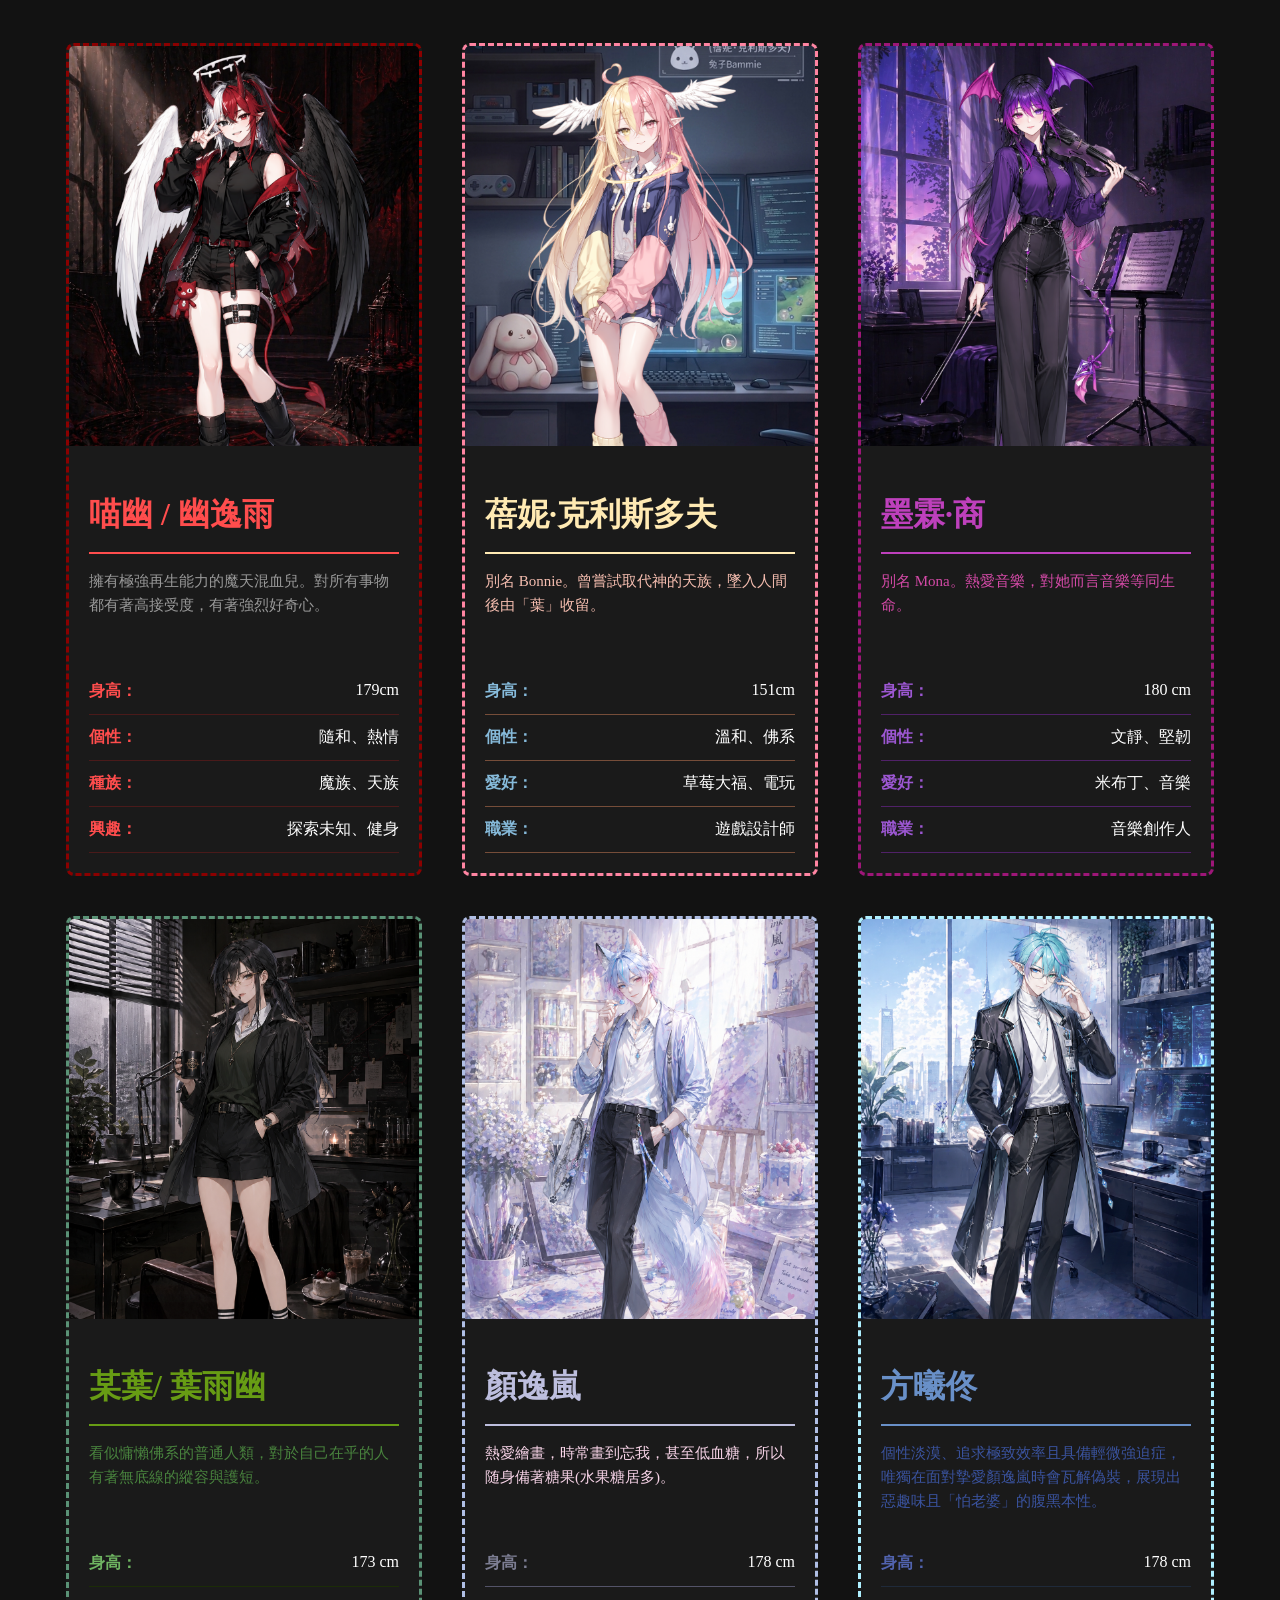
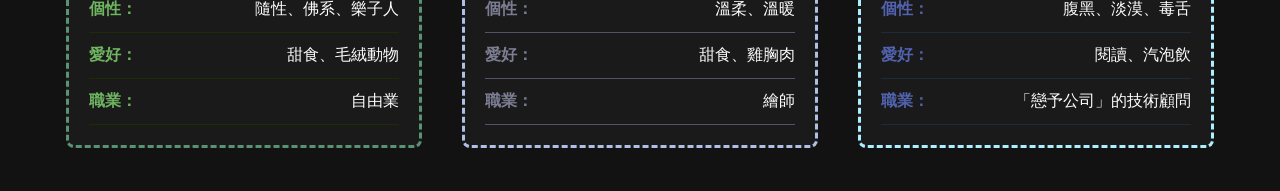
<file: oc.html>
<!DOCTYPE html>
<html lang="en">
<head>
    <meta charset="UTF-8">
    <title>OC圖鑑</title>
    <link rel="stylesheet" href="css/character.css">
</head>
<body>
<div class="container">

    <div class="character-card miaoyou-theme">
        <div class="img-area">
           <img class="card_bg" src="img/miaoyou_bg.png" alt="背景">
           <img class="card_npc" src="img/miaoyou_char.png" alt="喵幽">
        </div>

        <div class="info">
            <h2 class="name">喵幽 / 幽逸雨</h2>
            <p class="profile">擁有極強再生能力的魔天混血兒。對所有事物都有著高接受度，有著強烈好奇心。</p>
            <div class="detail">
                <ul>
                    <li><div class="detail_title">身高：</div><div class="detail_text">179cm</div></li>
                    <li><div class="detail_title">個性：</div><div class="detail_text">隨和、熱情</div></li>
                    <li><div class="detail_title">種族：</div><div class="detail_text">魔族、天族</div></li>
                    <li><div class="detail_title">興趣：</div><div class="detail_text">探索未知、健身</div></li>
                </ul>
            </div>
        </div>
    </div>

    <div class="character-card bonnie-theme">
        <div class="img-area">
            <img class="card_bg" src="img/bonnie_bg.png" alt="背景">
            <img class="card_npc" src="img/bonnie_char.png" alt="蓓妮">
        </div>

        <div class="info">
            <h2 class="name">蓓妮·克利斯多夫</h2>
            <p class="profile">別名 Bonnie。曾嘗試取代神的天族，墜入人間後由「葉」收留。</p>
            <div class="detail">
                <ul>
                    <li><div class="detail_title">身高：</div><div class="detail_text">151cm</div></li>
                    <li><div class="detail_title">個性：</div><div class="detail_text">溫和、佛系</div></li>
                    <li><div class="detail_title">愛好：</div><div class="detail_text">草莓大福、電玩</div></li>
                    <li><div class="detail_title">職業：</div><div class="detail_text">遊戲設計師</div></li>
                </ul>
            </div>
        </div>
    </div>

    <div class="character-card moan-theme">
        <div class="img-area">
            <img class="card_bg" src="img/moan_bg.png" alt="背景">
            <img class="card_npc" src="img/moan_char.png" alt="墨霖">
        </div>

        <div class="info">
            <h2 class="name">墨霖·商</h2>
            <p class="profile">別名 Mona。熱愛音樂，對她而言音樂等同生命。</p>
            <div class="detail">
                <ul>
                    <li><div class="detail_title">身高：</div><div class="detail_text">180 cm</div></li>
                    <li><div class="detail_title">個性：</div><div class="detail_text">文靜、堅韌</div></li>
                    <li><div class="detail_title">愛好：</div><div class="detail_text">米布丁、音樂</div></li>
                    <li><div class="detail_title">職業：</div><div class="detail_text">音樂創作人</div></li>
                </ul>
            </div>
        </div>
    </div>

    <div class="character-card ye-theme">
        <div class="img-area">
            <img class="card_bg" src="img/ye_bg.png" alt="背景">
            <img class="card_npc" src="img/ye_char.png" alt="某葉/ 葉雨幽">
        </div>

        <div class="info">
            <h2 class="name">某葉/ 葉雨幽</h2>
            <p class="profile">看似慵懶佛系的普通人類，對於自己在乎的人有著無底線的縱容與護短。</p>
            <div class="detail">
                <ul>
                    <li><div class="detail_title">身高：</div><div class="detail_text">173 cm</div></li>
                    <li><div class="detail_title">個性：</div><div class="detail_text">隨性、佛系、樂子人</div></li>
                    <li><div class="detail_title">愛好：</div><div class="detail_text">甜食、毛絨動物</div></li>
                    <li><div class="detail_title">職業：</div><div class="detail_text">自由業</div></li>
                </ul>
            </div>
        </div>
    </div>

    <div class="character-card yilan-theme">
        <div class="img-area">
            <img class="card_bg" src="img/yilan_bg.png" alt="背景">
            <img class="card_npc" src="img/yilan_char.png" alt="顏逸嵐">
        </div>

        <div class="info">
            <h2 class="name">顏逸嵐</h2>
            <p class="profile">熱愛繪畫，時常畫到忘我，甚至低血糖，所以随身備著糖果(水果糖居多)。</p>
            <div class="detail">
                <ul>
                    <li><div class="detail_title">身高：</div><div class="detail_text">178 cm</div></li>
                    <li><div class="detail_title">個性：</div><div class="detail_text">溫柔、溫暖</div></li>
                    <li><div class="detail_title">愛好：</div><div class="detail_text">甜食、雞胸肉</div></li>
                    <li><div class="detail_title">職業：</div><div class="detail_text">繪師</div></li>
                </ul>
            </div>
        </div>
    </div>

    <div class="character-card xitong-theme">
        <div class="img-area">
            <img class="card_bg" src="img/xitong_bg.png" alt="背景">
            <img class="card_npc" src="img/xitong_char.png" alt="顏逸嵐">
        </div>

        <div class="info">
            <h2 class="name">方曦佟</h2>
            <p class="profile">個性淡漠、追求極致效率且具備輕微強迫症，唯獨在面對摯愛顏逸嵐時會瓦解偽裝，展現出惡趣味且「怕老婆」的腹黑本性。</p>
            <div class="detail">
                <ul>
                    <li><div class="detail_title">身高：</div><div class="detail_text">178 cm</div></li>
                    <li><div class="detail_title">個性：</div><div class="detail_text">腹黑、淡漠、毒舌</div></li>
                    <li><div class="detail_title">愛好：</div><div class="detail_text">閱讀、汽泡飲</div></li>
                    <li><div class="detail_title">職業：</div><div class="detail_text">「戀予公司」的技術顧問</div></li>
                </ul>
            </div>
        </div>
    </div>


</div>
</body>
</html>
</file>
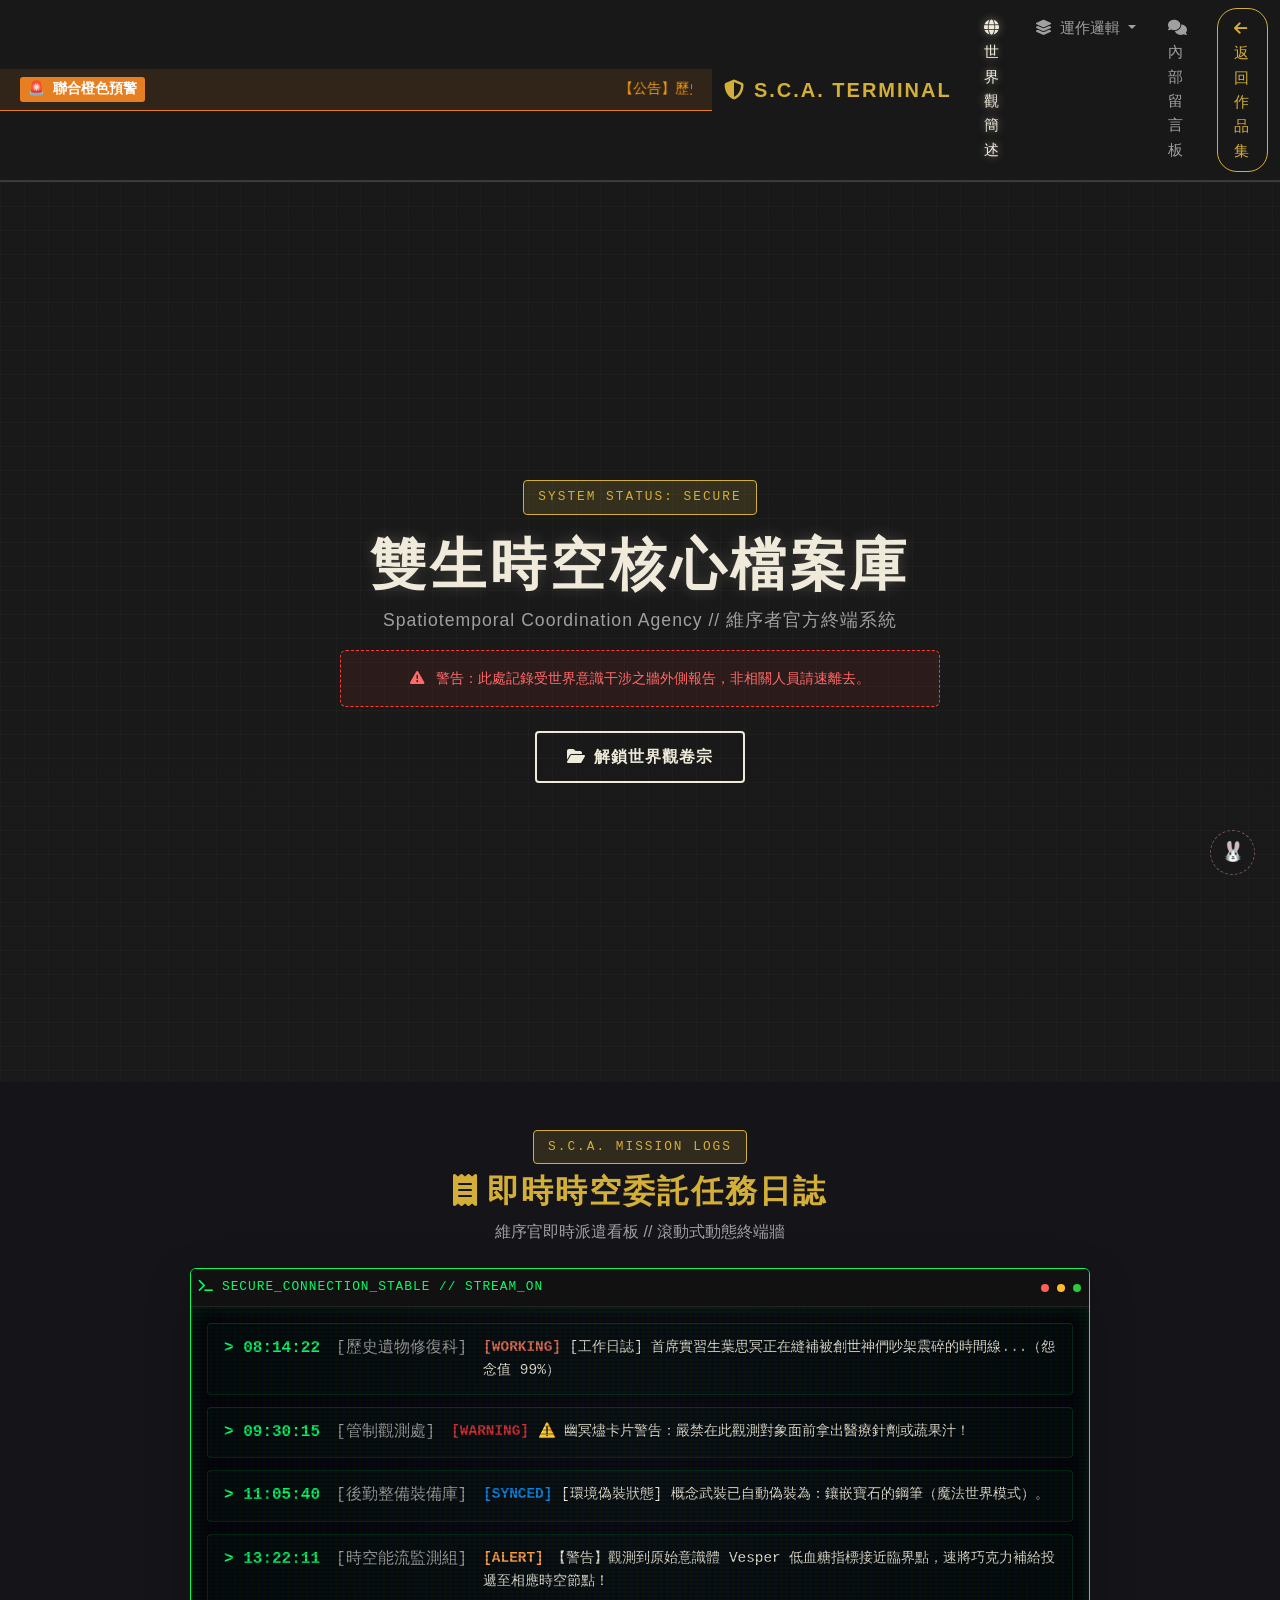
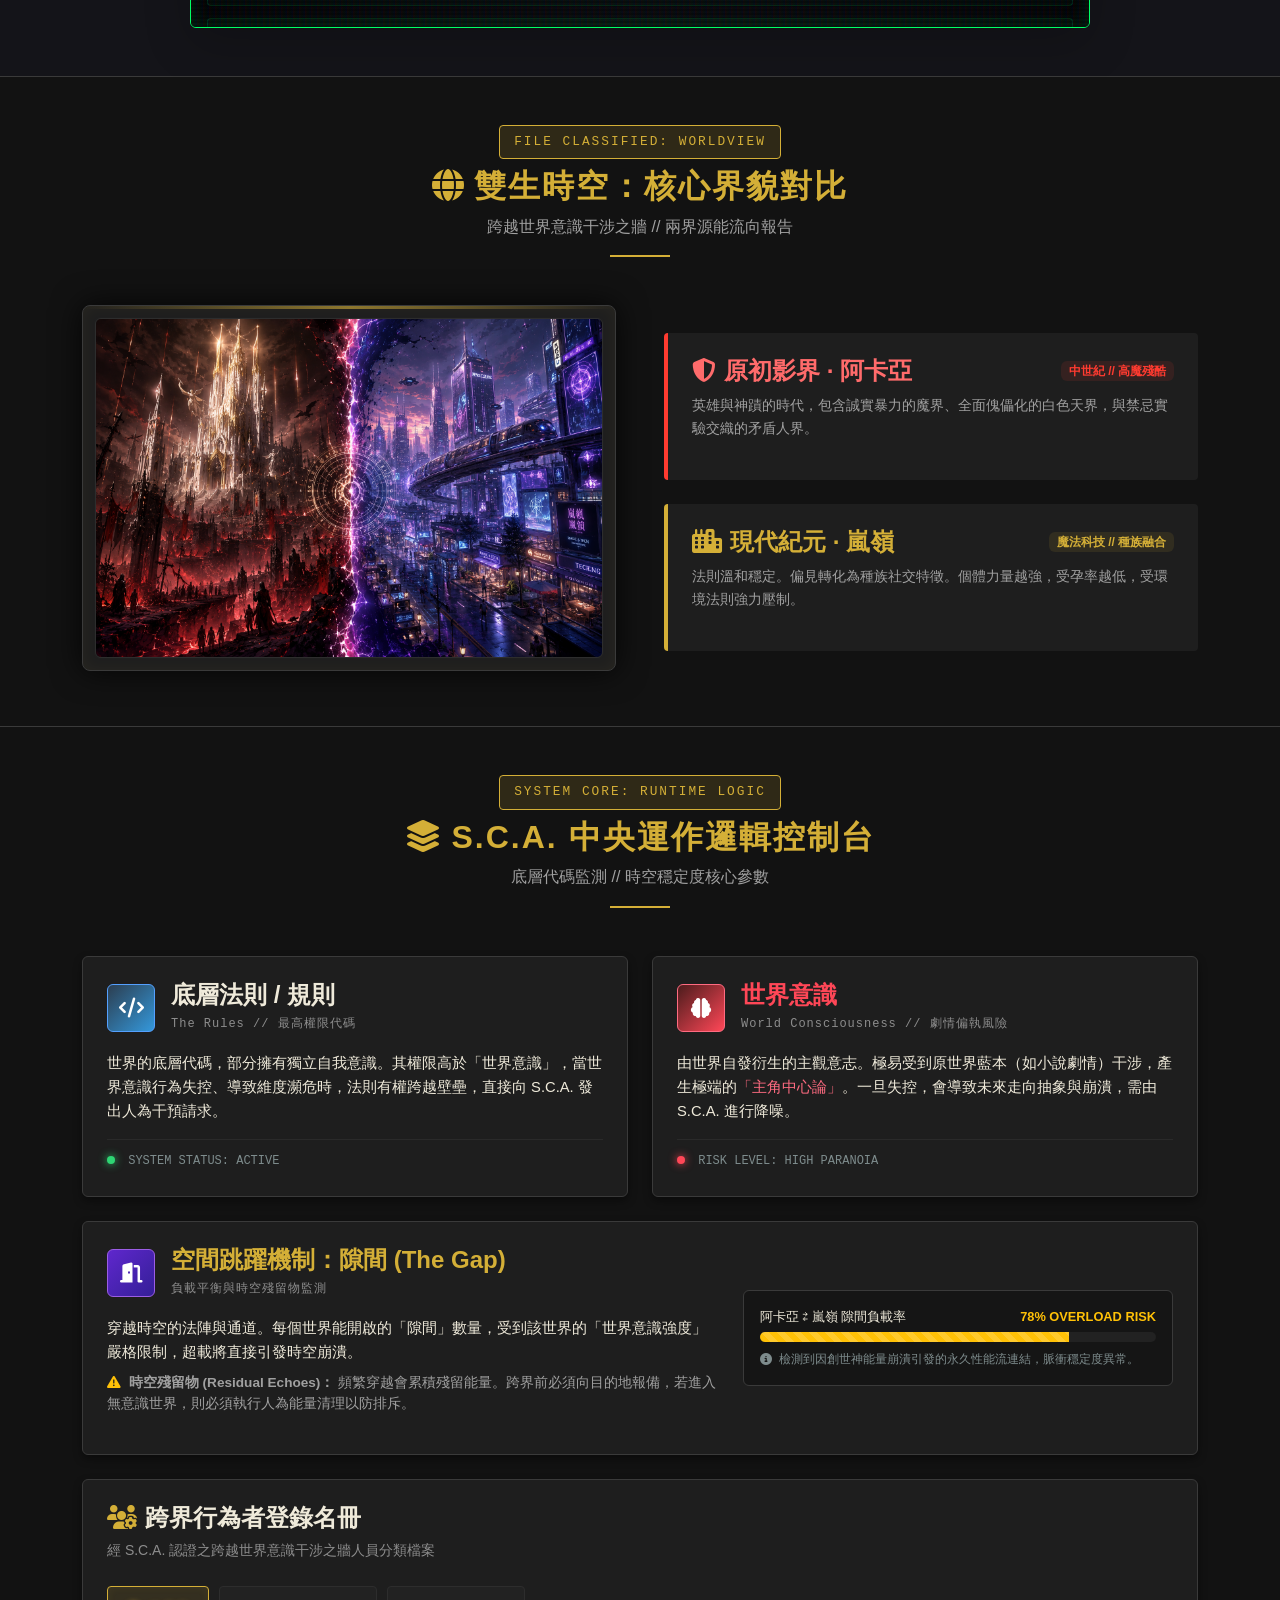
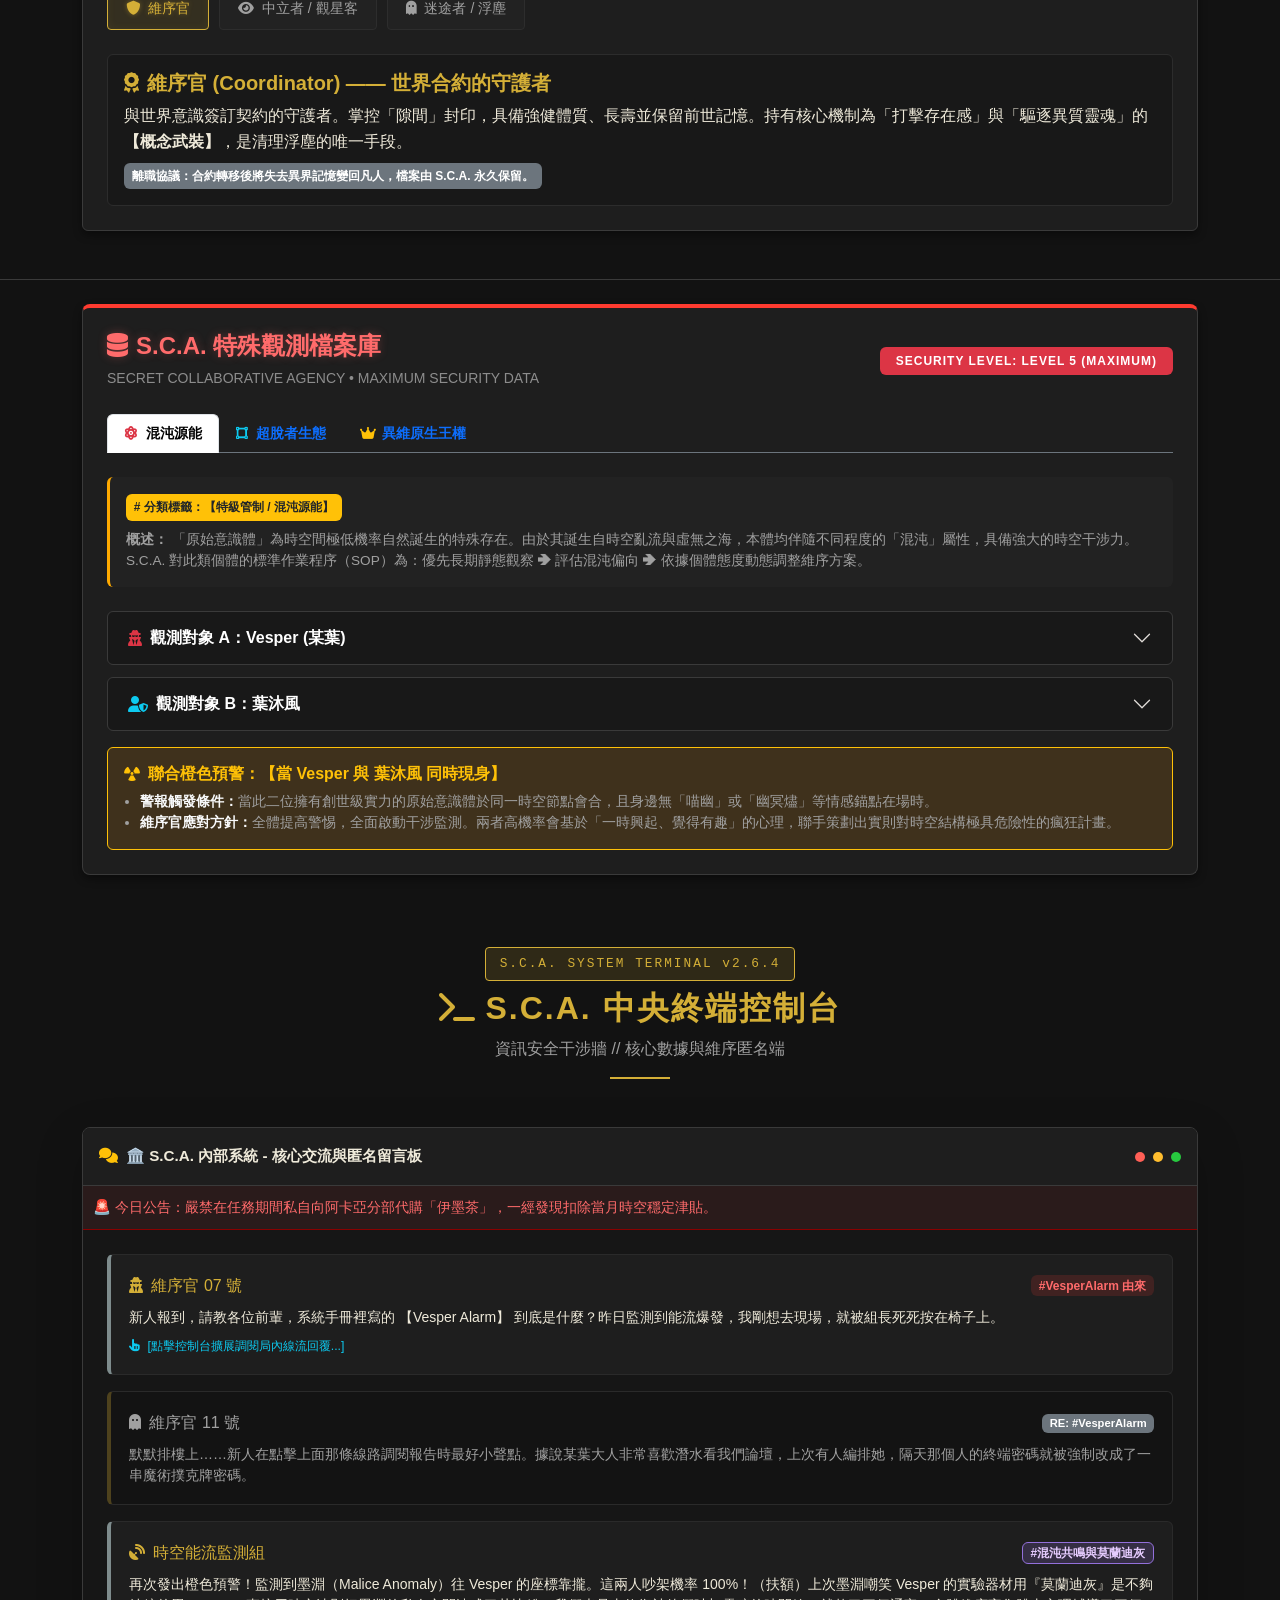
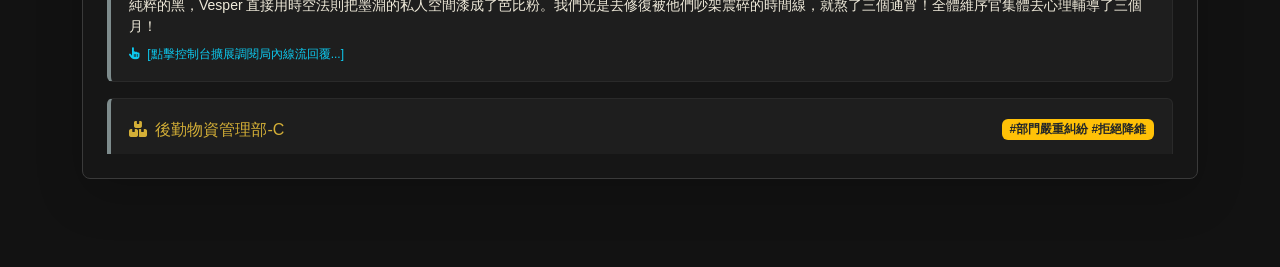
<file: sca-index.html>
<!DOCTYPE html>
<html lang="zh-TW">
<head>
    <meta charset="UTF-8">
    <meta name="viewport" content="width=device-width, initial-scale=1.0">
    <title>S.C.A. 核心檔案庫與維序論壇</title>
    <link href="https://cdn.jsdelivr.net/npm/bootstrap@5.3.0/dist/css/bootstrap.min.css" rel="stylesheet">
    <link rel="stylesheet" href="https://cdnjs.cloudflare.com/ajax/libs/font-awesome/6.4.0/css/all.min.css">
    <link rel="stylesheet" href="css/sca-styles.css">
</head>
<body>

<nav class="navbar navbar-expand-lg navbar-dark sca-navbar sticky-top">
    <div class="sca-alert-banner">
        <span class="alert-tag">🚨 聯合橙色預警</span>
        <marquee behavior="scroll" direction="left" scrollamount="5">
            【公告】歷史遺物修復科：致全體維序官，技術科兔子 Bammie 又把大廳數據看板改成草莓園了。請不要投餵非有機草莓製品，否則她會把我們的獎金發放系統也變成草莓圖案。我們已經沒錢買草莓大福了，請支援！ ｜ 【警告】監測到原始意識體 Vesper 與 葉沐風 於同一時空節點會合！
        </marquee>
    </div>
    <div class="container">
        <a class="navbar-brand sca-logo" href="#">
            <i class="fas fa-shield-halved me-2"></i>S.C.A. TERMINAL
        </a>
        <button class="navbar-toggler" type="button" data-bs-toggle="collapse" data-bs-target="#scaNav" aria-controls="scaNav" aria-expanded="false" aria-label="Toggle navigation">
            <span class="navbar-toggler-icon"></span>
        </button>
        <div class="collapse navbar-collapse" id="scaNav">
            <ul class="navbar-nav ms-auto mb-2 mb-lg-0">
                <!-- 世界觀簡述 -->
                <li class="nav-item">
                    <a class="nav-link active" href="#world-view"><i class="fas fa-globe me-1"></i> 世界觀簡述</a>
                </li>
                <!-- 運作邏輯控制台（下拉選單） -->
                <li class="nav-item dropdown">
                    <a class="nav-link dropdown-toggle" href="#" id="logicDropdown" role="button" data-bs-toggle="dropdown" aria-expanded="false">
                        <i class="fas fa-layer-group me-1"></i> 運作邏輯
                    </a>
                    <ul class="dropdown-menu dropdown-menu-dark border-0 shadow" aria-labelledby="logicDropdown" style="background-color: rgba(20, 20, 25, 0.95); backdrop-filter: blur(5px);">
                        <li><a class="dropdown-item py-2" href="#system-logic"><i class="fas fa-code-branch me-2 text-info"></i>底層規則與機制</a></li>
                        <li><hr class="dropdown-divider" style="border-color: rgba(255,255,255,0.1);"></li>
                        <li><a class="dropdown-item py-2" href="#special-archive"><i class="fas fa-exclamation-triangle me-2 text-warning"></i>特級管制觀測卷宗</a></li>
                    </ul>
                </li>
                <!-- 內部留言板 -->
                <li class="nav-item">
                    <a class="nav-link" href="#forum"><i class="fas fa-comments me-1"></i> 內部留言板</a>
                </li>
                <!-- 返回作品集 -->
                <li class="nav-item">
                    <a class="nav-link return-home" href="index.html"><i class="fas fa-arrow-left me-1"></i> 返回作品集</a>
                </li>
            </ul>
        </div>
    </div>
</nav>

<header class="sca-hero d-flex align-items-center justify-content-center text-center">
    <div class="hero-overlay"></div>
    <div class="container hero-content">
        <div class="terminal-badge mb-3">SYSTEM STATUS: SECURE</div>
        <h1 class="sca-title">雙生時空核心檔案庫</h1>
        <p class="sca-subtitle">Spatiotemporal Coordination Agency // 維序者官方終端系統</p>
        <div class="vesper-warning-box mx-auto">
            <p class="mb-0"><i class="fas fa-triangle-exclamation me-2 animate-blink"></i> 警告：此處記錄受世界意識干涉之牆外側報告，非相關人員請速離去。</p>
        </div>
        <a href="#world-view" class="btn sca-btn-primary mt-4"><i class="fas fa-folder-open me-2"></i>解鎖世界觀卷宗</a>
    </div>
</header>

<!-- 滾動式終端機任務牆 -->
<section id="terminal-missions" class="py-5" style="background-color: #141419; border-bottom: 1px solid var(--border-color);">
    <div class="container">
        <div class="text-center mb-4">
            <span class="terminal-badge mb-2">S.C.A. MISSION LOGS</span>
            <h2 class="text-uppercase fw-bold" style="color: var(--accent-amber); letter-spacing: 2px;"><i class="fas fa-receipt me-2"></i>即時時空委託任務日誌</h2>
            <p style="color: var(--text-muted);">維序官即時派遣看板 // 滾動式動態終端牆</p>
        </div>

        <!-- 終端機外殼 -->
        <div class="mission-terminal shadow-lg mx-auto" style="max-width: 900px; border: 1px solid #00ff66; border-radius: 6px; background-color: #050508; overflow: hidden;">
            <!-- 終端機頂部控制條 -->
            <div class="d-flex justify-content-between align-items-center p-2" style="background: #111; border-bottom: 1px solid #222;">
                <div style="color: #00ff66; font-family: monospace; font-size: 0.8rem; letter-spacing: 1px;"><i class="fas fa-terminal me-2"></i>SECURE_CONNECTION_STABLE // STREAM_ON</div>
                <div class="d-flex gap-2">
                    <span style="width: 8px; height: 8px; background: #ff5f56; border-radius: 50%;"></span>
                    <span style="width: 8px; height: 8px; background: #ffbd2e; border-radius: 50%;"></span>
                    <span style="width: 8px; height: 8px; background: #27c93f; border-radius: 50%;"></span>
                </div>
            </div>

            <!-- 滾動任務核心容器 -->
            <div class="mission-wall-container p-3" style="position: relative; height: 320px; overflow: hidden;">
                <div class="mission-scanline"></div>
                <div class="mission-scroll-track" id="mission-scroll-track">
                    <!-- 任務卡片會由 JS 自動生成並從下方源源不絕地滾動上來 -->
                </div>
            </div>
        </div>
    </div>
</section>

<!-- 世界觀對比 -->
<section id="world-view" class="py-5" style="background-color: var(--bg-dark); border-bottom: 1px solid var(--border-color);">
    <div class="container">
        <div class="text-center mb-5">
            <span class="terminal-badge mb-2">FILE CLASSIFIED: WORLDVIEW</span>
            <h2 class="text-uppercase fw-bold" style="color: var(--accent-amber); letter-spacing: 2px;"><i class="fas fa-globe me-2"></i>雙生時空：核心界貌對比</h2>
            <p style="color: var(--text-muted);">跨越世界意識干涉之牆 // 兩界源能流向報告</p>
            <div style="width: 60px; height: 2px; background: var(--accent-amber); margin: 0 auto;"></div>
        </div>

        <div class="row align-items-center g-5">
            <div class="col-lg-6 text-center">
                <div class="world-card-preview-wrapper">
                    <img src="assets/img/sca-worlds.png" alt="雙生時空（阿卡亞 ⇄ 嵐嶺）兩界風貌對比圖卡" class="img-fluid rounded sca-world-img">
                    <div class="img-scan-line"></div>
                </div>
            </div>
            <div class="col-lg-6">
                <div class="world-info-card mb-4 p-4" style="background: rgba(36, 36, 36, 0.7); border-left: 4px solid var(--accent-warning); border-radius: 4px;">
                    <div class="d-flex justify-content-between align-items-center mb-2">
                        <h4 style="color: #ff6b6b; font-weight: 700; margin: 0;"><i class="fas fa-shield-halved me-2"></i>原初影界 · 阿卡亞</h4>
                        <span class="badge" style="background-color: rgba(255, 59, 48, 0.1); color: var(--accent-warning);">中世紀 // 高魔殘酷</span>
                    </div>
                    <p style="color: var(--text-muted); font-size: 0.9rem; line-height: 1.6;">英雄與神蹟的時代，包含誠實暴力的魔界、全面傀儡化的白色天界，與禁忌實驗交織的矛盾人界。</p>
                </div>
                <div class="world-info-card p-4" style="background: rgba(36, 36, 36, 0.7); border-left: 4px solid var(--accent-amber); border-radius: 4px;">
                    <div class="d-flex justify-content-between align-items-center mb-2">
                        <h4 style="color: var(--accent-amber); font-weight: 700; margin: 0;"><i class="fas fa-city me-2"></i>現代紀元 · 嵐嶺</h4>
                        <span class="badge" style="background-color: rgba(214, 175, 55, 0.1); color: var(--accent-amber);">魔法科技 // 種族融合</span>
                    </div>
                    <p style="color: var(--text-muted); font-size: 0.9rem; line-height: 1.6;">法則溫和穩定。偏見轉化為種族社交特徵。個體力量越強，受孕率越低，受環境法則強力壓制。</p>
                </div>
            </div>
        </div>
    </div>
</section>

<!-- 運作邏輯與觀測卷宗 -->
<section id="system-logic" class="py-5" style="background-color: #121212; border-bottom: 1px solid var(--border-color);">
    <div class="container">
        <div class="text-center mb-5">
            <span class="terminal-badge mb-2">SYSTEM CORE: RUNTIME LOGIC</span>
            <h2 class="text-uppercase fw-bold" style="color: var(--accent-amber); letter-spacing: 2px;"><i class="fas fa-layer-group me-2"></i>S.C.A. 中央運作邏輯控制台</h2>
            <p style="color: var(--text-muted);">底層代碼監測 // 時空穩定度核心參數</p>
            <div style="width: 60px; height: 2px; background: var(--accent-amber); margin: 0 auto;"></div>
        </div>

        <div class="row g-4">
            <div class="col-md-6">
                <div class="logic-card h-100 p-4">
                    <div class="logic-card-header d-flex align-items-center mb-3">
                        <div class="logic-icon-wrapper rule-bg"><i class="fas fa-code"></i></div>
                        <div class="ms-3">
                            <h4 class="mb-0 fw-bold" style="color: var(--text-primary);">底層法則 / 規則</h4>
                            <small class="text-matrix">The Rules // 最高權限代碼</small>
                        </div>
                    </div>
                    <p class="logic-text">
                        世界的底層代碼，部分擁有獨立自我意識。其權限高於「世界意識」，當世界意識行為失控、導致維度瀕危時，法則有權跨越壁壘，直接向 S.C.A. 發出人為干預請求。
                    </p>
                    <div class="logic-status"><span class="status-dot online"></span> SYSTEM STATUS: ACTIVE</div>
                </div>
            </div>

            <div class="col-md-6">
                <div class="logic-card h-100 p-4">
                    <div class="logic-card-header d-flex align-items-center mb-3">
                        <div class="logic-icon-wrapper consciousness-bg"><i class="fas fa-brain"></i></div>
                        <div class="ms-3">
                            <h4 class="mb-0 fw-bold" style="color: #ff4757;">世界意識</h4>
                            <small class="text-matrix" style="color: #ff6b81;">World Consciousness // 劇情偏執風險</small>
                        </div>
                    </div>
                    <p class="logic-text">
                        由世界自發衍生的主觀意志。極易受到原世界藍本（如小說劇情）干涉，產生極端的<span style="color: #ff6b81;">「主角中心論」</span>。一旦失控，會導致未來走向抽象與崩潰，需由 S.C.A. 進行降噪。
                    </p>
                    <div class="logic-status"><span class="status-dot warning animate-blink"></span> RISK LEVEL: HIGH PARANOIA</div>
                </div>
            </div>

            <div class="col-12">
                <div class="logic-card p-4 position-relative overflow-hidden">
                    <div class="row align-items-center">
                        <div class="col-lg-7">
                            <div class="logic-card-header d-flex align-items-center mb-3">
                                <div class="logic-icon-wrapper gap-bg"><i class="fas fa-door-open"></i></div>
                                <div class="ms-3">
                                    <h4 class="mb-0 fw-bold" style="color: var(--accent-amber);">空間跳躍機制：隙間 (The Gap)</h4>
                                    <small class="text-matrix">負載平衡與時空殘留物監測</small>
                                </div>
                            </div>
                            <p class="logic-text mb-2">
                                穿越時空的法陣與通道。每個世界能開啟的「隙間」數量，受到該世界的「世界意識強度」嚴格限制，超載將直接引發時空崩潰。
                            </p>
                            <p class="logic-text-sm text-muted">
                                <i class="fas fa-triangle-exclamation text-warning me-1"></i> <strong>時空殘留物 (Residual Echoes)：</strong>
                                頻繁穿越會累積殘留能量。跨界前必須向目的地報備，若進入無意識世界，則必須執行人為能量清理以防排斥。
                            </p>
                        </div>
                        <div class="col-lg-5 text-center mt-4 mt-lg-0">
                            <div class="gap-monitor-box p-3 rounded" style="background: rgba(0,0,0,0.3); border: 1px solid var(--border-color);">
                                <div class="d-flex justify-content-between mb-1" style="font-size: 0.8rem;">
                                    <span>阿卡亞 ⇄ 嵐嶺 隙間負載率</span>
                                    <span class="text-warning fw-bold">78% OVERLOAD RISK</span>
                                </div>
                                <div class="progress" style="height: 10px; background-color: #222;">
                                    <div class="progress-bar bg-warning progress-bar-striped progress-bar-animated" role="progressbar" style="width: 78%"></div>
                                </div>
                                <div class="mt-2 text-start" style="font-size: 0.75rem; color: var(--morandi-gray);">
                                    <i class="fas fa-circle-info me-1"></i> 檢測到因創世神能量崩潰引發的永久性能流連結，脈衝穩定度異常。
                                </div>
                            </div>
                        </div>
                    </div>
                </div>
            </div>

            <div class="col-12">
                <div class="logic-card p-4 overflow-hidden">
                    <div class="logic-card-header mb-4">
                        <h4 class="mb-1 fw-bold" style="color: var(--text-primary);"><i class="fas fa-users-gear me-2" style="color: var(--accent-amber);"></i>跨界行為者登錄名冊</h4>
                        <small class="text-muted">經 S.C.A. 認證之跨越世界意識干涉之牆人員分類檔案</small>
                    </div>

                    <ul class="nav nav-pills sca-pills mb-3" id="actorTab" role="tablist">
                        <li class="nav-item" role="presentation">
                            <button class="nav-link active" id="coordinator-tab" data-bs-toggle="tab" data-bs-target="#coordinator" type="button" role="tab"><i class="fas fa-shield me-1"></i> 維序官</button>
                        </li>
                        <li class="nav-item" role="presentation">
                            <button class="nav-link" id="observer-tab" data-bs-toggle="tab" data-bs-target="#observer" type="button" role="tab"><i class="fas fa-eye me-1"></i> 中立者 / 觀星客</button>
                        </li>
                        <li class="nav-item" role="presentation">
                            <button class="nav-link" id="float-tab" data-bs-toggle="tab" data-bs-target="#float" type="button" role="tab"><i class="fas fa-ghost me-1"></i> 迷途者 / 浮塵</button>
                        </li>
                    </ul>

                    <div class="tab-content p-3 rounded" id="actorTabContent" style="background: rgba(0,0,0,0.2); border: 1px solid #2c2c2c;">
                        <div class="tab-pane fade show active" id="coordinator" role="tabpanel">
                            <h5 style="color: var(--accent-amber); font-weight: 600;"><i class="fas fa-award me-2"></i>維序官 (Coordinator) —— 世界合約的守護者</h5>
                            <p class="mb-2">與世界意識簽訂契約的守護者。掌控「隙間」封印，具備強健體質、長壽並保留前世記憶。持有核心機制為「打擊存在感」與「驅逐異質靈魂」的<strong>【概念武裝】</strong>，是清理浮塵的唯一手段。</p>
                            <span class="badge text-bg-secondary" style="font-size: 0.75rem;">離職協議：合約轉移後將失去異界記憶變回凡人，檔案由 S.C.A. 永久保留。</span>
                        </div>
                        <div class="tab-pane fade" id="observer" role="tabpanel">
                            <h5 style="color: #3498db; font-weight: 600;"><i class="fas fa-compass me-2"></i>中立者 / 觀星客 (Observer / Wanderer) —— 自由旅行者</h5>
                            <p class="mb-2">擁有穿越與強大戰鬥能力，但不與任何世界意識簽約的自由人。他們不隸屬於 S.C.A.，但雙方存在互利關係。</p>
                            <span class="badge text-bg-info text-dark" style="font-size: 0.75rem;">報酬系統：S.C.A. 根據其協助任務之需求，給予特定世界的金錢、虛擬身分或稀有資源作為酬勞。</span>
                        </div>
                        <div class="tab-pane fade" id="float" role="tabpanel">
                            <h5 style="color: #e74c3c; font-weight: 600;"><i class="fas fa-radiation me-2"></i>迷途者 / 浮塵 (Float) —— 時空瓦解的汙染隳體</h5>
                            <p class="mb-2">受時空瓦解能量汙染的破碎靈魂，不受常規規則約束，具備極強的攻擊性，會嘗試寄生或替代原住民。寄生後會恢復部分意識，但行為模式絕對傾向「混亂中立」或「混亂邪惡」。</p>
                            <div class="p-2 mt-2 rounded" style="background: rgba(231, 76, 60, 0.1); border: 1px dashed #e74c3c; font-size: 0.85rem;">
                                <strong>⚠️ 寄生徵兆檢測報告：</strong> 影子雜訊化（呈現馬賽克像素異狀）、瞳孔色彩紊亂、不自覺喃喃吐出未知的異界語言。
                            </div>
                        </div>
                    </div>
                </div>
            </div>
        </div>
    </div>
</section>

<!-- S.C.A. 核心特級管制觀測卷宗 -->
<section id="special-archive" class="py-4">
    <div class="container">
        <div class="row">
            <div class="col-12">
                <div class="logic-card p-4 overflow-hidden" style="border-top: 4px solid var(--accent-warning); background: rgba(15, 15, 25, 0.95); border-radius: 8px;">
                    <!-- 檔案庫頂部標題 -->
                    <div class="logic-card-header mb-4 d-flex justify-content-between align-items-center flex-wrap gap-2">
                        <div>
                            <h4 class="mb-1 fw-bold" style="color: #ff6b6b; text-shadow: 0 0 10px rgba(255,107,107,0.3);">
                                <i class="fas fa-database me-2"></i>S.C.A. 特殊觀測檔案庫
                            </h4>
                            <small class="text-muted">SECRET COLLABORATIVE AGENCY • MAXIMUM SECURITY DATA</small>
                        </div>
                        <span class="badge text-bg-danger px-3 py-2" style="font-size: 0.75rem; letter-spacing: 1px;">SECURITY LEVEL: LEVEL 5 (MAXIMUM)</span>
                    </div>
                    <!-- 核心：三大分類導覽頁籤 (Tabs) -->
                    <ul class="nav nav-tabs sca-tabs mb-4 border-bottom border-secondary" id="scaArchiveTabs" role="tablist">
                        <li class="nav-item" role="presentation">
                            <button class="nav-link active fw-bold text-uppercase py-2px-3" id="tab-chaos-tab" data-bs-toggle="tab" data-bs-target="#tab-chaos" type="button" role="tab" aria-controls="tab-chaos" aria-selected="true" style="font-size: 0.85rem;">
                                <i class="fas fa-atom me-1 text-danger"></i> 混沌源能
                            </button>
                        </li>
                        <li class="nav-item" role="presentation">
                            <button class="nav-link fw-bold text-uppercase py-2 px-3" id="tab-trans-tab" data-bs-toggle="tab" data-bs-target="#tab-trans" type="button" role="tab" aria-controls="tab-trans" aria-selected="false" style="font-size: 0.85rem;">
                                <i class="fas fa-vector-square me-1 text-info"></i> 超脫者生態
                            </button>
                        </li>
                        <li class="nav-item" role="presentation">
                            <button class="nav-link fw-bold text-uppercase py-2 px-3" id="tab-crown-tab" data-bs-toggle="tab" data-bs-target="#tab-crown" type="button" role="tab" aria-controls="tab-crown" aria-selected="false" style="font-size: 0.85rem;">
                                <i class="fas fa-crown me-1 text-warning"></i> 異維原生王權
                            </button>
                        </li>
                    </ul>
                    <!-- 頁籤內容內容區 (Tab Panes) -->
                    <div class="tab-content text-white" id="scaArchiveTabsContent">
                        <!-- ============== 分類一：混沌源能 ================ -->
                        <div class="tab-pane fade show active" id="tab-chaos" role="tabpanel" aria-labelledby="tab-chaos-tab">
                            <div class="p-3 mb-4 rounded" style="background: rgba(255,255,255,0.02); border-left: 3px solid #ffaa00;">
                                <span class="badge bg-warning text-dark mb-2"># 分類標籤：【特級管制 / 混沌源能】</span>
                                <p class="logic-text-sm text-muted mb-0">
                                    <strong>概述：</strong> 「原始意識體」為時空間極低機率自然誕生的特殊存在。由於其誕生自時空亂流與虛無之海，本體均伴隨不同程度的「混沌」屬性，具備強大的時空干涉力。 S.C.A. 對此類個體的標準作業程序（SOP）為：優先長期靜態觀察 ➔ 評估混沌偏向 ➔ 依據個體態度動態調整維序方案。
                                </p>
                            </div>
                            <!-- 手風琴：混沌源能個體 -->
                            <div class="accordion sca-accordion mb-3" id="accordionChaos">
                                <!-- 觀測對象 A -->
                                <div class="accordion-item" style="background: transparent; border: 1px solid var(--border-color);">
                                    <h2 class="accordion-header">
                                        <button class="accordion-button collapsed fw-bold text-white" type="button" data-bs-toggle="collapse" data-bs-target="#chaos-obs-a" style="background: rgba(0,0,0,0.2);">
                                            <i class="fas fa-user-secret me-2 text-danger"></i>觀測對象 A：Vesper (某葉)
                                        </button>
                                    </h2>
                                    <div id="chaos-obs-a" class="accordion-collapse collapse" data-bs-parent="#accordionChaos">
                                        <div class="accordion-body logic-text-sm" style="background: rgba(0,0,0,0.15);">
                                            <div class="mb-2"><strong>威脅級別：</strong><span class="text-danger fw-bold">【極高 (Vesper Lancrea)】</span></div>
                                            <p class="mb-2"><strong>評估摘要：</strong>行事風格隨性佛系，但智商水平極高且神經質。其情感波動曾引發時空永久性能流連結。目前處於隱姓埋名的退休養老狀態，屬於本局最核心之監控與討好對象。</p>
                                            <div class="text-danger fw-bold border border-danger p-2 rounded" style="background: rgba(217, 83, 79, 0.1);">
                                                <i class="fas fa-exclamation-triangle me-1"></i> 引發警報：【代號：薇絲佩爾警報 (Vesper Alarm)】
                                            </div>
                                        </div>
                                    </div>
                                </div>
                                <!-- 觀測對象 B -->
                                <div class="accordion-item" style="background: transparent; border: 1px solid var(--border-color);">
                                    <h2 class="accordion-header">
                                        <button class="accordion-button collapsed fw-bold text-white" type="button" data-bs-toggle="collapse" data-bs-target="#chaos-obs-b" style="background: rgba(0,0,0,0.2);">
                                            <i class="fas fa-user-shield me-2 text-info"></i>觀測對象 B：葉沐風
                                        </button>
                                    </h2>
                                    <div id="chaos-obs-b" class="accordion-collapse collapse" data-bs-parent="#accordionChaos">
                                        <div class="accordion-body logic-text-sm" style="background: rgba(0,0,0,0.15);">
                                            <div class="mb-2"><strong>威脅級別：</strong><span class="text-info fw-bold">【可控 / 局方特邀戰略合作夥伴】</span></div>
                                            <p class="mb-0"><strong>評估摘要：</strong>另一個時空的 Vesper（男性型態）。曾任天族族長，氣質精緻冷峻，展現出極強的「秩序感」與自律性。其行為邏輯符合理性預期，為原始意識體中唯一的「秩序之光」，屬於令管理局相對「省心」的合作/觀測對象。</p>
                                        </div>
                                    </div>
                                </div>
                            </div>
                            <!-- 聯合預警 -->
                            <div class="p-3 rounded border border-warning" style="background: rgba(243, 156, 18, 0.15);">
                                <h6 class="text-warning fw-bold mb-2"><i class="fas fa-radiation me-2"></i>聯合橙色預警：【當 Vesper 與 葉沐風 同時現身】</h6>
                                <ul class="mb-0 ps-3 logic-text-sm text-white-50">
                                    <li><strong class="text-light">警報觸發條件：</strong>當此二位擁有創世級實力的原始意識體於同一時空節點會合，且身邊無「喵幽」或「幽冥燼」等情感錨點在場時。</li>
                                    <li><strong class="text-light">維序官應對方針：</strong>全體提高警惕，全面啟動干涉監測。兩者高機率會基於「一時興起、覺得有趣」的心理，聯手策劃出實則對時空結構極具危險性的瘋狂計畫。</li>
                                </ul>
                            </div>
                        </div>
                        <!-- ================= 分類二：跨界階層與超脫者生態 ================= -->
                        <div class="tab-pane fade" id="tab-trans" role="tabpanel" aria-labelledby="tab-trans-tab">
                            <div class="p-3 mb-4 rounded" style="background: rgba(255,255,255,0.02); border-left: 3px solid #3498db;">
                                <span class="badge bg-primary mb-2"># 分類標籤：【特級管制 / 跨界階層與超脫者生態】</span>
                                <p class="logic-text-sm text-muted mb-0">
                                    <strong>概述：</strong>本檔案專門收錄「超越單一世界規則束縛、具備自由穿梭時空能力」之特殊個體。此類個體或具備創世級源能，或屬於法規之外的因果特異點。 S.C.A. 對此類個體的標準作業程序（SOP）為：禁止採取強制性物理干涉 ➔ 優先鎖定其情感/行為錨點 ➔ 依據個體動態進行周邊降噪與善後協調。
                                </p>
                            </div>
                            <div class="accordion sca-accordion mb-3" id="accordionTrans">
                                <!-- 對象 A & B 備註 -->
                                <div class="accordion-item" style="background: transparent; border: 1px solid var(--border-color);">
                                    <h2 class="accordion-header">
                                        <button class="accordion-button collapsed fw-bold text-white-50" type="button" data-bs-toggle="collapse" data-bs-target="#trans-obs-ab" style="background: rgba(0,0,0,0.2);">
                                            <i class="fas fa-link me-2"></i>觀測對象 A：Vesper (某葉) & 葉沐風
                                        </button>
                                    </h2>
                                    <div id="trans-obs-ab" class="accordion-collapse collapse" data-bs-parent="#accordionTrans">
                                        <div class="accordion-body logic-text-sm text-muted" style="background: rgba(0,0,0,0.15);">
                                            （相關詳細檔案已收錄於【混沌源能】分頁條目中，此處不重複贅述。）
                                        </div>
                                    </div>
                                </div>
                                <!-- 觀測對象 C -->
                                <div class="accordion-item" style="background: transparent; border: 1px solid var(--border-color);">
                                    <h2 class="accordion-header">
                                        <button class="accordion-button collapsed fw-bold text-white" type="button" data-bs-toggle="collapse" data-bs-target="#trans-obs-c" style="background: rgba(0,0,0,0.2);">
                                            <i class="fas fa-dog me-2 text-warning"></i>觀測對象 C：幽逸雨 (喵幽)
                                        </button>
                                    </h2>
                                    <div id="trans-obs-c" class="accordion-collapse collapse" data-bs-parent="#accordionTrans">
                                        <div class="accordion-body logic-text-sm" style="background: rgba(0,0,0,0.15);">
                                            <div class="mb-2"><strong>威脅級別：</strong><span class="text-warning fw-bold">【未知 / 隨機性破壞】</span></div>
                                            <p class="mb-2"><strong>評估摘要：</strong>行蹤飄忽，無法以常規邏輯預測其動向。其能量特徵與 Vesper 高度相似，且具備極強的隨機干涉力。若在任務中偶遇，切勿正面衝突，避免引發不必要的時空漣漪。</p>
                                            <div class="p-2 rounded" style="background: rgba(52, 152, 219, 0.1); border-left: 2px solid #3498db;">
                                                <strong class="text-info">📌 專屬維序方案：</strong> 經局內高階權限覆寫判定，該個體實為 Vesper 的核心情感錨點。該個體為極度偏執之雙標戀愛腦，其行為理性的唯一掌控者與安全閥有且僅有 Vesper 一人。若觀測到其情緒或行為有失控、應激保護前兆，維序官應立刻鎖定 Vesper 的位置並引導其入場順毛。只要 Vesper 在場，該個體會瞬間退化為無害、黏人的貼貼大狗狗狀態；反之，若試圖用外力、天族因果或其餘個體強行規勸，高機率激活其「魔王之影」的冷酷獵食者本能。
                                            </div>
                                        </div>
                                    </div>
                                </div>
                                <!-- 觀測對象 D -->
                                <div class="accordion-item" style="background: transparent; border: 1px solid var(--border-color);">
                                    <h2 class="accordion-header">
                                        <button class="accordion-button collapsed fw-bold text-white" type="button" data-bs-toggle="collapse" data-bs-target="#trans-obs-d" style="background: rgba(0,0,0,0.2);">
                                            <i class="fas fa-cat me-2" style="color: var(--moan-purple);"></i>觀測對象 D：墨淵 (Malice Anomaly)
                                        </button>
                                    </h2>
                                    <div id="trans-obs-d" class="accordion-collapse collapse" data-bs-parent="#accordionTrans">
                                        <div class="accordion-body logic-text-sm" style="background: rgba(0,0,0,0.15);">
                                            <div class="mb-2"><strong>威脅級別：</strong><span class="text-danger fw-bold">【特級未知 / 法規之外的空白異常】</span></div>
                                            <p class="mb-2"><strong>評估摘要：</strong>來源不明的墮神、災厄觀測者，現於目標世界以職業偵探自居。本質為「混亂善良」，不以毀滅時空為目的，但極度熱衷於以「紛紛與不幸」為樂。具備恐怖的「情緒引導與增幅」權能，且擁有「無損再生」的非人結構。</p>
                                            <div class="p-2 rounded" style="background: rgba(147, 112, 219, 0.1); border-left: 2px solid var(--moan-purple);">
                                                <strong style="color: var(--moan-purple);">📌 專屬維序方案：</strong> 該個體與 Vesper 處於某種「不死的博弈」狀態。嚴禁強行干涉其惡作劇，這高機率會演變成兩位神祇的幼稚賭氣，進而震碎局部時間線。正確的 SOP 為：不打擾其看戲、不沒收其魷魚乾、並在其現身周邊提前部署「因果阻隔柵欄」以保護世界原住民。
                                            </div>
                                        </div>
                                    </div>
                                </div>
                                <!-- 觀測對象 E -->
                                <div class="accordion-item" style="background: transparent; border: 1px solid var(--border-color);">
                                    <h2 class="accordion-header">
                                        <button class="accordion-button collapsed fw-bold text-white" type="button" data-bs-toggle="collapse" data-bs-target="#trans-obs-e" style="background: rgba(0,0,0,0.2);">
                                            <i class="fas fa-gamepad me-2" style="color: var(--bonnie-pink);"></i>觀測對象 E：蓓妮·克利斯多夫
                                        </button>
                                    </h2>
                                    <div id="trans-obs-e" class="accordion-collapse collapse" data-bs-parent="#accordionTrans">
                                        <div class="accordion-body logic-text-sm" style="background: rgba(0,0,0,0.15);">
                                            <div class="mb-2"><strong>威脅級別：</strong><span class="text-success fw-bold">【技術性特例 / 潛在威脅（低）】</span></div>
                                            <p class="mb-2"><strong>評估摘要：</strong>原生於阿卡亞世界的普通天族，本應受限於世界壁壘，但因長期接觸 Vesper，其靈魂被 Vesper 的「混沌」屬性浸染與改造，因禍得福成為極少數能「直視並承受時空之力」的原創天族。目前具備高超的駭客技術，常以「兔子 Bammie」的身分與局內進行非官方的技術博弈。</p>
                                            <div class="p-2 rounded" style="background: rgba(255, 182, 193, 0.1); border-left: 2px solid var(--bonnie-pink);">
                                                <strong style="color: var(--bonnie-pink);">📌 專屬維序方案：</strong> 因其具備獨立研發遊戲的「合理變現資金需求」，若發現其駭入 S.C.A. 防火牆或走私虛擬帳戶，建議睜一隻眼閉一隻眼。強行攔截高機率導致局內所有操作介面被其強制改寫為「草莓賽博兔」或「芭比粉色」。
                                            </div>
                                        </div>
                                    </div>
                                </div>
                            </div>
                            <!-- 聯合預警 -->
                            <div class="p-3 rounded border border-warning" style="background: rgba(243, 156, 18, 0.15);">
                                <h6 class="text-warning fw-bold mb-2"><i class="fas fa-radiation me-2"></i>聯合橙色預警：【當 Vesper 與 墨淵 於同一節點交會】</h6>
                                <ul class="mb-0 ps-3 logic-text-sm text-white-50">
                                    <li><strong class="text-light">警報觸發條件：</strong>當此二位熱衷於互坑的「混沌/愉悅犯」大佬在同一時空座標碰面，且身邊無秩序個體牽制時。</li>
                                    <li><strong class="text-light">維序官應對方針：</strong>全體進入二級備戰狀態，心理輔導組隨時待命。兩者高機率會針對極度無聊的事物（例如「實驗器材的莫蘭迪灰算不算純粹的黑色」）展開跨維度爭論。維序官切勿介入其爭吵，應優先確保世界原住民的因果安全，防止高維餘波導致原住民靈魂崩潰。</li>
                                </ul>
                            </div>
                        </div>
                        <!-- ================= 分類三：異維度原生王權與脈絡延續 ================= -->
                        <div class="tab-pane fade" id="tab-crown" role="tabpanel" aria-labelledby="tab-crown-tab">
                            <div class="p-3 mb-4 rounded" style="background: rgba(255,255,255,0.02); border-left: 3px solid #e74c3c;">
                                <span class="badge bg-danger mb-2"># 分類標籤：【特級管制 / 異維度原生王權與脈絡延續】</span>
                                <p class="logic-text-sm text-muted mb-0">
                                    <strong>概述：</strong> 本檔案專門收錄「具備毀滅性因果扭轉力、且家庭/伴侶關係高度綁定」之高維威脅個體。因其內部情感連結極深，對其中任一個體的物理或精神干涉，皆會百分之百引發全體成員的連鎖應激反應。S.C.A. 標準作業程序（SOP）為：絕對禁止單獨挑釁 ➔ 提供綠色避難通道 ➔ 依據個體日常偏好給予最高規格安撫。
                                </p>
                            </div>
                            <div class="accordion sca-accordion mb-3" id="accordionCrown">
                                <!-- 觀測對象 F -->
                                <div class="accordion-item" style="background: transparent; border: 1px solid var(--border-color);">
                                    <h2 class="accordion-header">
                                        <button class="accordion-button collapsed fw-bold text-white" type="button" data-bs-toggle="collapse" data-bs-target="#crown-obs-f" style="background: rgba(0,0,0,0.2);">
                                            <i class="fas fa-fire me-2 text-danger"></i>觀測對象 F：幽冥燼 (Errant Bogue)
                                        </button>
                                    </h2>
                                    <div id="crown-obs-f" class="accordion-collapse collapse" data-bs-parent="#accordionCrown">
                                        <div class="accordion-body logic-text-sm" style="background: rgba(0,0,0,0.15);">
                                            <div class="mb-2"><strong>威脅級別：</strong><span class="text-danger fw-bold">【特級未知 / 深淵王權級爆發】</span></div>
                                            <p class="mb-2"><strong>評估摘要：</strong> 曾為深淵與影界的至高魔王，現與觀測對象 B（葉沐風）締結靈魂誓約。平時偽裝為熱情爽朗、精通日常烹飪的鄰家大哥（家庭主夫模式），極易獲得基層維序官的信任。然而其本質極度腹黑且佔有欲極強。一旦涉及葉沐風先生的安危，其理智與耐心會在一微秒內徹底失效，切換為「瘋狂魔王模式」。</p>
                                            <div class="p-2 rounded" style="background: rgba(231, 76, 60, 0.1); border-left: 2px solid #e74c3c;">
                                                <strong class="text-danger">📌 專屬維序方案：</strong> 個體因早期試藥陰影，對一切「化學/生物藥劑」及「蔬果汁」有嚴重的創傷應激。在任何情況下，嚴禁維序官在其面前拿出醫療針劑或散發藥味。若該員受傷或能流不穩，唯一的安全應對方案為聯絡葉沐風先生，由其將調理藥效隱蔽融入「伊墨茶」或溫補膳食中進行隱形療癒。
                                            </div>
                                        </div>
                                    </div>
                                </div>
                                <!-- 觀測對象 G -->
                                <div class="accordion-item" style="background: transparent; border: 1px solid var(--border-color);">
                                    <h2 class="accordion-header">
                                        <button class="accordion-button collapsed fw-bold text-white" type="button" data-bs-toggle="collapse" data-bs-target="#crown-obs-g" style="background: rgba(0,0,0,0.2);">
                                            <i class="fas fa-book-open-reader me-2 text-success"></i>觀測對象 G：葉思冥 (本名：葉修冥)
                                        </button>
                                    </h2>
                                    <div id="crown-obs-g" class="accordion-collapse collapse" data-bs-parent="#accordionCrown">
                                        <div class="accordion-body logic-text-sm" style="background: rgba(0,0,0,0.15);">
                                            <div class="mb-2"><strong>威脅級別：</strong><span class="text-success fw-bold">【守序中立至混亂中立 / 潛在因果縫補者】</span></div>
                                            <p class="mb-2"><strong>評估摘要：</strong>完美融合時空意識體與混血魔族雙重頂級血脈的個體。現為 S.C.A. 歷史遺物修復科首席實習生。智商極高，具備「情緒近天然感知」天賦，任何維序官在其面前皆無法隱藏真實意圖。其核心權能「時空絲線」能將碎裂的時間線像縫補衣服一樣無損修復。</p>
                                            <div class="p-2 mb-2 rounded" style="background: rgba(46, 204, 113, 0.1); border-left: 2px solid #2ecc71;">
                                                <strong class="text-success">📌 專屬維序方案：</strong>該個體極具社交分寸且優雅，但受家庭環境（兩位怪獸級父親與雨幽大人）的無意識能量摧殘長大，擁有諸天萬界最強大的「全方位防禦矩陣」。當局內發生高維大佬衝突時，該個體身後已被官方認定為「特級安全避難所」。
                                            </div>
                                            <div class="p-2 rounded bg-dark text-white-50" style="font-size: 0.8rem;">
                                                <strong>💡 年齡擬態備註：</strong> 該個體切換為「兒童/少年型態」時，心智會受生理輕微干擾，轉化為骨灰級毛絨控。若其在辦公室因長輩的惡趣味而散發怨念，投餵「高質感毛絨玩偶」或「神級主夫料理」可有效平復其情緒。
                                            </div>
                                        </div>
                                    </div>
                                </div>
                            </div>
                            <!-- 聯合深紅預警 -->
                            <div class="p-3 rounded border border-danger" style="background: rgba(231, 76, 60, 0.2);">
                                <h6 class="text-danger fw-bold mb-2" style="animation: pulse 2s infinite;"><i class="fas fa-skull-crossbones me-2"></i>聯合深紅預警：【當 葉思冥 的「理智鎖鏈」斷裂】</h6>
                                <ul class="mb-0 ps-3 logic-text-sm text-white-50">
                                    <li><strong class="text-light">警報觸發條件：</strong>當外部勢力試圖打破其制定的社交規矩、傷害其家族成員，或試圖將其強制帶入「非法人體實驗室」時。</li>
                                    <li><strong class="text-light">維序官應對方針：</strong> <span class="text-danger fw-bold">立刻放棄該時空節點撤離！</span> 該個體的魔族瘋狂血脈一旦失去理智鎖鏈控制，其破壞力等同於深淵魔王與創世神的總和。其「時空絲線」會將方圓數百公里內的空間解構並重新縫合為閉合死路。唯一能拉回其理智的錨點為葉沐風先生隨身攜帶的溫補膳食。</li>
                                </ul>
                            </div>
                        </div>
                    </div>
                </div>
            </div>
        </div>
    </div>
</section>

<!-- 內部匿名留言板 -->
<section id="forum" class="py-5" style="background-color: var(--bg-dark);">
    <div class="container">
        <div class="text-center mb-5">
            <span class="terminal-badge mb-2">S.C.A. SYSTEM TERMINAL v2.6.4</span>
            <h2 class="text-uppercase fw-bold" style="color: var(--accent-amber); letter-spacing: 2px;"><i class="fas fa-terminal me-2 animate-blink"></i>S.C.A. 中央終端控制台</h2>
            <p style="color: var(--text-muted);">資訊安全干涉牆 // 核心數據與維序匿名端</p>
            <div style="width: 60px; height: 2px; background: var(--accent-amber); margin: 0 auto;"></div>
        </div>

        <div class="sca-system-container shadow-lg" style="border: 1px solid var(--border-color); background: #161616; border-radius: 8px; overflow: hidden;">
            <!-- 系統頂部控制條 -->
            <div class="sca-header d-flex justify-content-between align-items-center p-3" style="background: #1e1e1e; border-bottom: 1px solid var(--border-color);">
                <div class="system-title fw-bold" style="color: var(--text-primary); font-size: 0.95rem;">
                    <i class="fas fa-comments me-2 text-warning"></i>🏛️ S.C.A. 內部系統 - 核心交流與匿名留言板
                </div>
                <div class="terminal-dots d-flex gap-2">
                    <span class="dot-red"></span><span class="dot-yellow"></span><span class="dot-green"></span>
                </div>
            </div>

            <!-- 跑馬燈公告 -->
            <div class="sca-announcement">
                <div class="ticker-text">🚨 今日公告：嚴禁在任務期間私自向阿卡亞分部代購「伊墨茶」，一經發現扣除當月時空穩定津貼。</div>
            </div>

            <!-- 核心內容區域：直接將匿名留言板單獨提取作為主面板，移除 Tabs 切換結構 -->
            <div class="p-4">
                <div class="bbs-stream d-flex flex-column gap-3" style="max-height: 500px; overflow-y: auto;">

                    <!-- 貼文：Vesper 警報 -->
                    <div class="post-card m-0" onclick="triggerComplaint('vesper')">
                        <div class="post-meta mb-2 d-flex justify-content-between align-items-center">
                            <span class="author" style="color: var(--accent-amber);"><i class="fas fa-user-secret me-1"></i> 維序官 07 號</span>
                            <span class="badge" style="background-color: rgba(255, 59, 48, 0.15); color: #ff6b6b;">#VesperAlarm 由來</span>
                        </div>
                        <div class="post-content small">
                            新人報到，請教各位前輩，系統手冊裡寫的 【Vesper Alarm】 到底是什麼？昨日監測到能流爆發，我剛想去現場，就被組長死死按在椅子上。
                            <span class="text-info d-block mt-2 small"><i class="fas fa-hand-pointer me-1 animate-blink"></i> [點擊控制台擴展調閱局內線流回覆...]</span>
                        </div>
                        <div class="complaint-box mt-3" id="complaint-vesper"></div>
                    </div>

                    <!-- 貼文：其他維序官的附和 -->
                    <div class="post-card m-0" style="background: rgba(0,0,0,0.1); border-left-color: rgba(214, 175, 55, 0.3); cursor: default;">
                        <div class="post-meta mb-2 d-flex justify-content-between align-items-center">
                            <span class="author" style="color: var(--text-muted); font-weight: 500;"><i class="fas fa-ghost me-1"></i> 維序官 11 號</span>
                            <span class="badge text-bg-secondary" style="font-size: 0.7rem;">RE: #VesperAlarm</span>
                        </div>
                        <div class="post-content small" style="color: var(--text-muted); line-height: 1.5;">
                            默默排樓上……新人在點擊上面那條線路調閱報告時最好小聲點。據說某葉大人非常喜歡潛水看我們論壇，上次有人編排她，隔天那個人的終端密碼就被強制改成了一串魔術撲克牌密碼。
                        </div>
                    </div>

                    <!-- 貼文：墨淵吵架事件 -->
                    <div class="post-card m-0" onclick="triggerComplaint('moyuan')">
                        <div class="post-meta mb-2 d-flex justify-content-between align-items-center">
                            <span class="author" style="color: var(--accent-amber); font-weight: 500;"><i class="fas fa-satellite-dish me-1"></i> 時空能流監測組</span>
                            <span class="badge" style="background-color: rgba(147, 112, 219, 0.2); color: #e6ccff; border: 1px solid var(--moan-purple);">#混沌共鳴與莫蘭迪灰</span>
                        </div>
                        <div class="post-content small" style="color: var(--text-primary); line-height: 1.5;">
                            再次發出橙色預警！監測到墨淵（Malice Anomaly）往 Vesper 的座標靠攏。這兩人吵架機率 100%！（扶額）上次墨淵嘲笑 Vesper 的實驗器材用『莫蘭迪灰』是不夠純粹的黑，Vesper 直接用時空法則把墨淵的私人空間漆成了芭比粉。我們光是去修復被他們吵架震碎的時間線，就熬了三個通宵！全體維序官集體去心理輔導了三個月！
                            <span class="text-info d-block mt-2 small" style="font-size: 0.75rem;"><i class="fas fa-hand-pointer me-1 animate-blink"></i> [點擊控制台擴展調閱局內線流回覆...]</span>
                        </div>
                        <div class="complaint-box" id="complaint-moyuan"></div>
                    </div>

                    <!-- 貼文：後勤物資部的怨氣 -->
                    <div class="post-card m-0" onclick="triggerComplaint('slime_crisis')">
                        <div class="post-meta mb-2 d-flex justify-content-between align-items-center">
                            <span class="author" style="color: var(--accent-amber); font-weight: 500;"><i class="fas fa-boxes me-1"></i> 後勤物資管理部-C</span>
                            <span class="badge bg-warning text-dark">#部門嚴重糾紛 #拒絕降維</span>
                        </div>
                        <div class="post-content small">
                            投訴！修復科昨天縫補時間線，能流又把我們中央倉庫降維了！現在整整三百箱物資全部變成了會吐泡泡的「混沌史萊姆」！！誰來負責？！
                            <span class="text-info d-block mt-2 small"><i class="fas fa-hand-pointer me-1 animate-blink"></i> [調閱修復科首席官方冷淡回覆...]</span>
                        </div>
                        <div class="complaint-box mt-3" id="complaint-slime_crisis"></div>
                    </div>

                    <!-- 貼文：兔子 Bammie 駭客事件 -->
                    <div class="post-card m-0">
                        <div class="post-meta mb-2 d-flex justify-content-between align-items-center">
                            <span class="author" style="color: #9acd32; font-weight: 500;"><i class="fas fa-user-secret me-1"></i> 維序官 03 號</span>
                            <span class="badge text-bg-success" style="font-size: 0.7rem;">#暗網洗錢疑雲</span>
                        </div>
                        <div class="post-content small mb-2" style="color: var(--text-primary); line-height: 1.5;">
                            求問，暗網那個傳奇巨頭『兔子 Bammie』到底是不是我們局裡人員？上次我追查一個時空走私的虛擬帳戶，剛查進去，介面就變成一隻跳舞的草莓賽博兔，還附帶一行字：『別查了，這筆錢是給大人買甜點的經費。』
                        </div>
                        <div class="p-2 rounded" style="background: rgba(231, 76, 60, 0.08); border-left: 2px solid #e74c3c; font-family: monospace; font-size: 0.8rem; color: #ffb3b3;">
                            <strong>[高階權限系統回覆]：</strong> 撤回你的追查。那是 Vesper 家的小天使在幫忙洗……不對，在幫忙做獨立遊戲研發經費的合理變現，睜一隻眼閉一隻眼吧。你要是把兔子惹毛了，局裡的防火牆明天就會被全部強制改寫為芭比粉色。
                        </div>
                    </div>

                    <!-- 貼文：沐風神話 -->
                    <div class="post-card m-0" onclick="triggerComplaint('mufeng')">
                        <div class="post-meta mb-2 d-flex justify-content-between align-items-center">
                            <span class="author" style="color: var(--accent-amber); font-weight: 500;"><i class="fas fa-boxes me-1"></i> 後勤物資管理部</span>
                            <span class="badge" style="background-color: rgba(214, 175, 55, 0.15); color: var(--accent-amber); border: 1px solid var(--accent-amber);">#秩序之光求援</span>
                        </div>
                        <div class="post-content small" style="color: var(--text-primary); line-height: 1.5;">
                            提問，如果 Vesper 與墨淵的混沌共鳴真的壓不住了，我們該向誰求援？全體維序官都在刷「葉沐風先生」，他真的有這麼神嗎？
                            <span class="text-info d-block mt-2 small" style="font-size: 0.75rem;"><i class="fas fa-hand-pointer me-1 animate-blink"></i> [點擊控制台擴展調閱局內線流回覆...]</span>
                        </div>
                        <div class="complaint-box" id="complaint-mufeng"></div>
                    </div>

                    <!-- 貼文：墮神宿醉事件 -->
                    <div class="post-card m-0" onclick="triggerComplaint('cat_incident')">
                        <div class="post-meta mb-2 d-flex justify-content-between align-items-center">
                            <span class="author" style="color: var(--moan-purple);"><i class="fas fa-cat me-1"></i> 異端行為觀測組</span>
                            <span class="badge bg-secondary">#特級管制觀測 #緊急尋人</span>
                        </div>
                        <div class="post-content small">
                            誰把教廷特別版的「高純度聖水」當成礦泉水發給墨淵先生了？！他現在處於墮神宿醉狀態，變成一隻巨型緬因貓橫躺在局長辦公室門口吃魷魚乾！
                            <span class="text-info d-block mt-2 small"><i class="fas fa-hand-pointer me-1 animate-blink"></i> [追蹤網安科與系統AI的連線攔截紀錄...]</span>
                        </div>
                        <div class="complaint-box mt-3" id="complaint-cat_incident"></div>
                    </div>

                </div>
            </div>
        </div>
    </div>
</section>

<!-- 兔子彩蛋點綴與彈窗 -->
<div id="bammie-hacker-bunny" class="bammie-bunny-trigger" title="[S.C.A. 網絡安全科] 異常代碼監測點">
    <span style="font-size: 1.2rem;">🐰</span>
</div>

<div id="bammie-popup-overlay" class="bammie-overlay" style="display: none;">
    <div class="bammie-terminal-box">
        <div class="bammie-box-header">
            <span><i class="fas fa-bug text-danger me-2 animate-blink"></i> Bammie_Hack_Success.sys</span>
        </div>
        <div class="bammie-box-body text-center p-4">
            <h4 class="fw-bold mb-3" style="color: #ffb6c1;">【 隱藏成就：直視時空之力 】</h4>
            <p class="small text-start mb-4" style="color: #efeada; font-family: monospace;">
                &gt; Bammie: 「知識不該被封鎖。如果覺得這個『草莓賽博兔』介面太刺眼，請拿『真正的草莓大福』來跟我交換解鎖代碼吧？」
            </p>
            <button id="btn-feed-strawberry" class="btn btn-strawberry w-100 fw-bold py-2">投餵真正的草莓大福</button>
        </div>
    </div>
</div>

<div id="bammie-scanning-modal" class="bammie-overlay" style="display: none;">
    <div class="bammie-terminal-box p-4 text-center" style="background: #0d1b11; border-color: #00ff66;">
        <h5 style="color: #00ff66; font-family: monospace;"><i class="fas fa-print fa-spin me-2"></i> [🍓 大福量子掃描中...]</h5>
        <div class="progress my-3" style="height: 6px; background-color: #1a3322;">
            <div id="scan-progress-bar" class="progress-bar bg-success" style="width: 0%"></div>
        </div>
        <p id="scan-status-text" class="small" style="color: #efeada;">正在辨識草莓大福的糖分比例...</p>
    </div>
</div>

<script src="https://cdn.jsdelivr.net/npm/bootstrap@5.3.0/dist/js/bootstrap.bundle.min.js"></script>
<script src="js/script.js"></script>
</body>
</html>
</file>
<file: css/character.css>
body{
    color: white;
    background-color:#121212;
    text-align: center;
    padding: 20px;
}

.container {
    display: flex;
    flex-wrap: wrap;
    justify-content: center;
    gap: 10px;
    max-width: 1200px;
    margin: 0 auto;
}

.character-card{
    display: block;
    width: 350px;
    overflow: hidden;
    border: 3px dashed var(--border-color, #26658c);
    background-color: #1a1a1a;
    border-radius: 8px;
    margin: 15px;
    text-align: left;
}
.character-card img{
    width: 100%;
    height: 400px;
    display: block;
    object-fit: cover;
}
.name{
    font-size: 32px;
    color: var(--name-color, #00c6e6);
    margin-bottom: 10px;
    border-bottom: 2px solid var(--name-color, #00c6e6);
    padding-bottom: 15px;
}
.profile{
    font-size: 15px;
    color: var(--profile-text, #bbb);
    line-height: 1.6;
    min-height: 80px;
    margin-bottom: 20px;
}
.detail ul{
    list-style: none;
    padding: 0;
    margin: 0;
}
.detail li{
    padding: 12px 0;
    border-bottom: 1px solid var(--list-line, #6b94bf);
    overflow: hidden;
}
.detail_title{
    float: left;
    display: inline-block;
    color: var(--list-title, #6b94bf);
    font-weight: bold;
}
.detail_text{
    float: right;
    color: #fff;
}
.info{
    padding: 20px
}

.character-card:hover .card_bg {
    transform: scale(1.2) rotate(2deg);
    filter: brightness(0.7) blur(2px);
}

.character-card:hover .card_npc {
    transform: scale(1.05) translateY(-15px);
    filter: drop-shadow(0 10px 20px rgba(0,0,0,0.5));
}

.card_bg, .card_npc {
    transition: transform 0.6s cubic-bezier(0.25, 1, 0.5, 1),
    filter 0.6s ease-in-out;
}

.character-card:hover {
    box-shadow: 0 0 20px var(--hover-shadow, rgba(0, 198, 230, 0.4));
    transition: box-shadow 0.3s ease-in-out;
}

.img-area {
    position: relative;
    width: 100%;
    height: 400px;
    overflow: hidden;
}

.card_bg{
    position: absolute;
    top: 0;
    left: 0;
    width: 100%;
    height: 100%;
    object-fit: cover;
    z-index: 1;
}

.card_npc{
    position: absolute;
    top: auto;
    bottom: -5px;
    left: 0;
    width: 100%;
    height: 100%;
    object-fit: cover;
    z-index: 5;
    object-position: top center;
}

.miaoyou-theme {
    --border-color: #8b0000;
    --name-color: #ff4d4d;
    --profile-text: #999;
    --list-line: #4a1a1a;
    --list-title: #ff4d4d;
    --hover-shadow: rgba(139, 0, 0, 0.6);
}

.bonnie-theme {
    --border-color: #ff85a2;
    --name-color: #ffeab3;
    --profile-text: #f6beb0;
    --list-line: rgba(255, 153, 102, 0.4);
    --list-title: #86bada;
    --hover-shadow: rgba(255, 133, 162, 0.5);
}

.moan-theme {
    --border-color: #9d1678;
    --name-color: #be40bc;
    --profile-text: #d44aa7;
    --list-line: #502168;
    --list-title: #9c57d2;
    --hover-shadow: rgba(190, 64, 188, 0.5);
}

.ye-theme {
    --border-color: #5a9276;
    --name-color: #679c14;
    --profile-text: #49843e;
    --list-line: #1b2c07;
    --list-title: #6eb461;
    --hover-shadow: #355545;
}

.yilan-theme {
    --border-color: #b0bfe5;
    --name-color: #bdbede;
    --profile-text: #f9d5e9;
    --list-line: #535368;
    --list-title: #7c7d92;
    --hover-shadow: #535368;
}

.xitong-theme {
    --border-color: #aeefff;
    --name-color: #6990c8;
    --profile-text: #3a539f;
    --list-line: #1f2a3a;
    --list-title: #5163ae;
    --hover-shadow: #333d91;
}
</file>
<file: css/sca-styles.css>
/* ==========================================
   S.C.A. 終端機全域變數與重設
   ========================================== */
:root {
    /* 核心底色 */
    --bg-dark: #121212;          /* 杜絕純白的暗夜底色 */
    --bg-terminal: #161616;      /* 終端機控制台底色 */
    --card-bg: #1e1e1e;          /* 卡片區塊底色 */
    --border-color: #3a3a3a;     /* 標準邊框線條 */

    /* 文字顏色 */
    --text-primary: #efeada;     /* 溫潤燕麥白（主要文字） */
    --text-muted: #a0a0a0;       /* 莫蘭迪灰（低調/次要文字） */

    /* 世界觀陣營與角色專屬配色 */
    --accent-amber: #d4af37;     /* 秩序之光金 */
    --accent-warning: #ff3b30;   /* Vesper Alarm 警報紅 */
    --vesper-red: #8b0000;       /* Vesper 深紅 */
    --miaoyou-orange: #ff6700;   /* 喵幽橘 */
    --mufeng-gold: #d4af37;      /* 沐風金 */
    --bonnie-pink: #ffb6c1;      /* 蓓妮粉 */
    --moan-purple: #9370db;      /* 莫蘭迪紫/墨淵紫 */
    --morandi-gray: #7e8c8d;     /* 專屬莫蘭迪灰器材色調 */
    --youmingjin-blue: #54a0ff;  /* 幽冥燼水藍 */

    /* 全域動畫與陰影變數 */
    --hover-shadow: 0 6px 20px rgba(214, 175, 55, 0.2);
}

body {
    background-color: var(--bg-dark);
    color: var(--text-primary);
    font-family: 'PingFang TC', 'Microsoft JhengHei', sans-serif;
    overflow-x: hidden;
    line-height: 1.6;
}

/* ==========================================
   S.C.A. 終端導覽列樣式
   ========================================== */
.sca-navbar {
    background-color: rgba(26, 26, 26, 0.95);
    border-bottom: 2px solid var(--border-color);
    backdrop-filter: blur(10px);
}

.sca-navbar.navbar-shrink {
    padding-top: 6px;
    padding-bottom: 6px;
    background-color: rgba(12, 12, 12, 0.98);
}

.sca-logo {
    color: var(--accent-amber) !important;
    font-weight: 800;
    letter-spacing: 2px;
}

.sca-navbar .nav-link {
    color: var(--text-muted) !important;
    font-size: 0.95rem;
    padding: 8px 16px !important;
    transition: all 0.3s ease;
}

.sca-navbar .nav-link:hover,
.sca-navbar .nav-link.active {
    color: var(--text-primary) !important;
    text-shadow: 0 0 8px rgba(239, 234, 218, 0.5);
}

.sca-navbar .return-home {
    border: 1px solid var(--accent-amber);
    border-radius: 20px;
    color: var(--accent-amber) !important;
    margin-left: 10px;
}

.sca-navbar .return-home:hover {
    background-color: var(--accent-amber);
    color: var(--bg-dark) !important;
}

.dropdown-item {
    color: #e0e0e0 !important;
    transition: all 0.25s ease;
}

.dropdown-item:hover {
    background-color: rgba(255, 255, 255, 0.1) !important;
    color: #fff !important;
    padding-left: 1.5rem;
}

/* ==========================================
   S.C.A. 主視覺區 (Hero)
   ========================================== */
.sca-hero {
    height: 100vh;
    position: relative;
    background-color: #121212;
    background-image: linear-gradient(rgba(26, 26, 26, 0.8), rgba(26, 26, 26, 0.95));
}

.sca-hero::before {
    content: "";
    position: absolute;
    top: 0; left: 0; width: 100%; height: 100%;
    background-image: linear-gradient(rgba(255,255,255,0.02) 1px, transparent 1px),
    linear-gradient(90deg, rgba(255,255,255,0.02) 1px, transparent 1px);
    background-size: 24px 24px;
    pointer-events: none;
}

.hero-content {
    position: relative;
    z-index: 2;
}

.terminal-badge {
    display: inline-block;
    background-color: rgba(212, 175, 55, 0.15);
    color: var(--accent-amber);
    border: 1px solid var(--accent-amber);
    padding: 6px 14px;
    font-size: 0.8rem;
    font-family: monospace;
    letter-spacing: 2px;
    border-radius: 4px;
}

.sca-title {
    font-size: 3.5rem;
    font-weight: 800;
    letter-spacing: 4px;
    color: var(--text-primary);
    text-shadow: 0 0 15px rgba(239, 234, 218, 0.2);
}

.sca-subtitle {
    font-size: 1.1rem;
    color: var(--text-muted);
    letter-spacing: 1px;
}

.sca-btn-primary {
    background: transparent;
    border: 2px solid var(--text-primary);
    color: var(--text-primary);
    padding: 12px 30px;
    font-weight: bold;
    border-radius: 4px;
    letter-spacing: 1px;
    transition: all 0.3s ease;
}

.sca-btn-primary:hover {
    background: var(--text-primary);
    color: var(--bg-dark);
    box-shadow: 0 0 20px rgba(239, 234, 218, 0.4);
}

/* ==========================================
   S.C.A. 終端機控制台大容器與公告（優化間距，杜絕擁擠）
   ========================================== */
.sca-system-container {
    width: 100%;
    max-width: 100%;
    margin: 40px 0; /* 增加上下外部間距，讓每個大版面呼吸 */
    border: 1px solid var(--border-color);
    border-radius: 8px;
    background: var(--bg-terminal);
    box-shadow: 0 10px 30px rgba(0, 0, 0, 0.6);
    overflow: hidden;
}

.terminal-dots span {
    width: 10px;
    height: 10px;
    border-radius: 50%;
    display: inline-block;
}
.dot-red { background: #ff5f56; }
.dot-yellow { background: #ffbd2e; }
.dot-green { background: #27c93f; }

.vesper-warning-box {
    max-width: 600px;
    background-color: rgba(255, 59, 48, 0.08);
    border: 1px dashed var(--accent-warning);
    padding: 16px 20px; /* 增加內襯 */
    font-size: 0.9rem;
    color: #ff6b6b;
    border-radius: 6px;
    margin-top: 15px;
}

.sca-alert-banner {
    background: rgba(230, 126, 34, 0.12);
    border-bottom: 1px solid #e67e22;
    color: #f39c12;
    padding: 8px 20px;
    font-size: 0.85rem;
    font-family: monospace;
    display: flex;
    align-items: center;
    gap: 12px;
}

.alert-tag {
    background: #e67e22;
    color: #fff;
    padding: 2px 8px;
    border-radius: 3px;
    font-weight: bold;
    white-space: nowrap;
    animation: blinker 1.8s infinite;
}

.sca-announcement {
    background: #2a1b1b;
    border-bottom: 1px solid var(--vesper-red);
    padding: 10px;
    overflow: hidden;
}

.ticker-text {
    white-space: nowrap;
    animation: ticker 28s linear infinite; /* 微調速度更具可讀性 */
    color: #ff6b6b;
    font-size: 0.9rem;
}

@keyframes ticker {
    0% { transform: translate3d(100%, 0, 0); }
    100% { transform: translate3d(-100%, 0, 0); }
}

.animate-blink {
    animation: blinker 1.5s linear infinite;
}

@keyframes blinker {
    0%, 100% { opacity: 1; }
    50% { opacity: 0.35; }
}

/* ==========================================
   內部匿名留言板區 (BBS Stream)
   ========================================== */
.post-card {
    background: var(--card-bg);
    border: 1px solid #2a2a2a;
    border-left: 4px solid var(--morandi-gray);
    margin: 12px 5px; /* 優化邊框間距 */
    padding: 18px;     /* 增加內部空間防擠壓 */
    border-radius: 6px;
    transition: transform 0.2s ease, box-shadow 0.3s ease, border-color 0.3s ease;
}

.post-card:hover {
    transform: translateY(-3px);
    border-color: var(--accent-amber);
    box-shadow: var(--hover-shadow);
}

/* 角色專屬卡片左框邊條（供複製貼上直接套用） */
.post-card.bonnie-border { border-left-color: var(--bonnie-pink) !important; }
.post-card.moan-border { border-left-color: var(--moan-purple) !important; }
.post-card.youmingjin-border { border-left-color: var(--youmingjin-blue) !important; }

/* 終端機內滾動條客製化美化 */
.bbs-stream::-webkit-scrollbar {
    width: 6px;
}
.bbs-stream::-webkit-scrollbar-track {
    background: rgba(0, 0, 0, 0.2);
}
.bbs-stream::-webkit-scrollbar-thumb {
    background: #3a3a3a;
    border-radius: 3px;
}
.bbs-stream::-webkit-scrollbar-thumb:hover {
    background: var(--accent-amber);
}

/* 吐槽泡泡盒 */
.complaint-box {
    margin-top: 15px;
    display: none;
    flex-direction: column;
    gap: 10px;
}

.bubble {
    padding: 12px 16px;
    border-radius: 14px;
    font-size: 0.9rem;
    max-width: 85%;
    line-height: 1.5;
    animation: popIn 0.35s cubic-bezier(0.175, 0.885, 0.32, 1.275);
}

/* 吐槽對話框色彩集成 */
.bubble.vesper { background: #2c1a1a; border: 1px solid var(--vesper-red); color: #ffb3b3; align-self: flex-start; }
.bubble.miaoyou { background: #2c221a; border: 1px solid var(--miaoyou-orange); color: #ffd1b3; align-self: flex-end; }
.bubble.mufeng { background: #2e291b; border: 1px solid var(--mufeng-gold); color: #ecdcab; align-self: flex-start; }
.bubble.youmingjin { background: #1a242c; border: 1px solid var(--youmingjin-blue); color: #b3d9ff; align-self: flex-end; }
.bubble.moyuan { background: #201a24; border: 1px solid var(--moan-purple); color: #e6ccff; align-self: flex-start; }
.bubble.bonnie { background: #372d36; border: 1px solid var(--bonnie-pink); color: #fcdfd9; align-self: flex-start; }
.bubble.sming { background: #1a2c20; border: 1px solid #2ecc71; color: #d4edda; align-self: flex-end; }
.bubble.logistics{ background: #242526; border: 1px dashed var(--text-muted); color: #b0b3b8; align-self: flex-start; opacity: 0.9; }
.bubble.senior-a { background: #242526; border: 1px dashed var(--text-muted); color: #b0b3b8; align-self: flex-start; opacity: 0.9; }
.bubble.cyber { background: #1a242c; border: 1px solid #00c6e6; color: #68cfeb; align-self: flex-start; }
.bubble.agent-09 { background: #242526; border: 1px dashed var(--text-muted); color: #b0b3b8; align-self: flex-start; opacity: 0.9; }
.bubble.ai-system { background: #1a242c; border: 1px dashed #54a0ff; color: #54a0ff; align-self: flex-end; }

@keyframes popIn {
    from { opacity: 0; transform: scale(0.92) translateY(8px); }
    to { opacity: 1; transform: scale(1) translateY(0); }
}

/* ==========================================
   雙生圖卡與全息掃描特效
   ========================================== */
.world-card-preview-wrapper {
    position: relative;
    display: inline-block;
    padding: 12px;
    background: #1f1f1f;
    border: 1px solid var(--border-color);
    border-radius: 8px;
    box-shadow: 0 0 30px rgba(0, 0, 0, 0.8), inset 0 0 15px rgba(214, 175, 55, 0.05);
    transition: all 0.4s ease;
    overflow: hidden;
}

.world-card-preview-wrapper:hover {
    transform: translateY(-5px) scale(1.01);
    border-color: var(--accent-amber);
    box-shadow: 0 12px 35px rgba(214, 175, 55, 0.18);
}

.sca-world-img {
    max-height: 460px;
    object-fit: contain;
    border: 1px solid #2d2d2d;
    transition: filter 0.3s ease;
}

.world-card-preview-wrapper:hover .sca-world-img {
    filter: brightness(1.08);
}

.img-scan-line {
    position: absolute;
    top: 0; left: 0; width: 100%; height: 3px;
    background: linear-gradient(90deg, transparent, var(--accent-amber), transparent);
    opacity: 0.6;
    pointer-events: none;
    animation: scaScan 4s linear infinite;
}

@keyframes scaScan {
    0% { top: 0%; }
    50% { top: 100%; }
    100% { top: 0%; }
}

.world-info-card {
    transition: all 0.3s ease;
}
.world-info-card:hover {
    background: rgba(45, 45, 45, 0.9) !important;
    transform: translateX(6px);
}

/* ==========================================
   S.C.A. 運作邏輯控制台（資訊排版防擠壓）
   ========================================== */
.logic-card {
    width: 100%;
    max-width: 100%;
    word-wrap: break-word;
    word-break: break-all;
    background-color: #1e1e1e !important;
    border: 1px solid var(--border-color);
    border-radius: 6px;
    padding: 20px; /* 擴大間距 */
    transition: all 0.3s cubic-bezier(0.25, 0.8, 0.25, 1);
    box-shadow: 0 4px 8px rgba(0, 0, 0, 0.4);
}

.logic-card:hover {
    border-color: var(--accent-amber);
    box-shadow: 0 8px 25px rgba(214, 175, 55, 0.15);
    transform: translateY(-3px);
}

.logic-icon-wrapper {
    width: 48px;
    height: 48px;
    border-radius: 6px;
    display: flex;
    align-items: center;
    justify-content: center;
    font-size: 1.25rem;
    color: #ffffff !important;
}
.rule-bg { background: linear-gradient(135deg, #2c3e50, #3498db); border: 1px solid #54a0ff; }
.consciousness-bg { background: linear-gradient(135deg, #4c1c1c, #ff4757); border: 1px solid #ff6b81; }
.gap-bg { background: linear-gradient(135deg, #5f27cd, #341f97); border: 1px solid #9b5de5; }

.text-matrix {
    font-family: monospace;
    font-size: 0.75rem;
    color: var(--accent-amber) !important;
    display: block;
    letter-spacing: 1px;
}

.logic-text {
    font-size: 0.92rem;
    color: #efeada !important;
    line-height: 1.65;
}

.logic-text-sm {
    font-size: 0.85rem;
    line-height: 1.55;
    color: #a0a0a0 !important;
}

.logic-status {
    font-family: monospace;
    font-size: 0.75rem;
    color: #7e8c8d !important;
    margin-top: 15px;
    padding-top: 12px;
    border-top: 1px solid #2a2a2a;
}

.status-dot {
    display: inline-block;
    width: 8px;
    height: 8px;
    border-radius: 50%;
    margin-right: 6px;
}
.status-dot.online { background-color: #2ed573; box-shadow: 0 0 8px #2ed573; }
.status-dot.warning { background-color: #ff4757; box-shadow: 0 0 8px #ff4757; }

/* ==========================================
   分頁按鈕美化與高亮（救回被黑底吃掉的顏色）
   ========================================== */
.sca-pills .nav-item {
    margin-right: 10px;
    margin-bottom: 8px;
}

.sca-pills .nav-link {
    color: #a0a0a0 !important;
    background-color: rgba(255, 255, 255, 0.02) !important;
    border: 1px solid #2d2d2d !important;
    font-size: 0.88rem;
    padding: 10px 18px !important;
    border-radius: 4px !important;
    transition: all 0.2s ease;
}

.sca-pills .nav-link:hover {
    border-color: var(--accent-amber) !important;
    color: #efeada !important;
    background-color: rgba(214, 175, 55, 0.04) !important;
}

.sca-pills .nav-link.active {
    background-color: rgba(214, 175, 55, 0.12) !important;
    color: var(--accent-amber) !important;
    border: 1px solid var(--accent-amber) !important;
    text-shadow: 0 0 5px rgba(214, 175, 55, 0.4);
    box-shadow: inset 0 0 8px rgba(214, 175, 55, 0.08);
}

.sca-terminal-tabs .nav-link {
    border: none !important;
    background: transparent !important;
    font-size: 0.95rem;
    padding: 12px 24px !important;
    border-radius: 0 !important;
    color: var(--text-muted) !important;
    transition: all 0.3s ease;
}

.sca-terminal-tabs .nav-link:hover {
    color: var(--text-primary) !important;
}

.sca-terminal-tabs .nav-link.active {
    color: var(--accent-amber) !important;
    border-bottom: 2px solid var(--accent-amber) !important;
    background: rgba(214, 175, 55, 0.04) !important;
    text-shadow: 0 0 5px rgba(214, 175, 55, 0.3);
}

.tab-pane {
    color: #efeada !important;
}

/* ==========================================
   RWD 響應式佈局防爆修正
   ========================================== */
.tab-content {
    word-wrap: break-word !important;
    word-break: break-word !important;
}

.tab-content .badge {
    white-space: normal !important;
    text-align: start !important;
    line-height: 1.5 !important;
    display: inline-block !important;
    width: auto !important;
    max-width: 100% !important;
}

.logic-card-header .text-muted,
.logic-card-header small {
    color: #a0a0a0 !important;
    display: block !important;
    margin-top: 6px !important;
    opacity: 0.85 !important;
}

@media (max-width: 576px) {
    .gap-monitor-box .d-flex {
        flex-direction: column !important;
        align-items: flex-start !important;
        gap: 6px;
    }
}

/* ==========================================
   S.C.A. 專用折疊檔案庫美化 (Accordion)
   ========================================== */
.sca-accordion .accordion-item {
    margin-bottom: 12px; /* 加寬間距 */
    border-radius: 6px !important;
    overflow: hidden;
    background-color: var(--card-bg);
    border: 1px solid var(--border-color);
}

.sca-accordion .accordion-button {
    background-color: var(--bg-terminal);
    color: var(--text-primary);
    padding: 16px 20px;
}

.sca-accordion .accordion-button::after {
    filter: invert(1);
}

.sca-accordion .accordion-button:not(.collapsed) {
    background-color: rgba(214, 175, 55, 0.08) !important;
    color: var(--accent-amber) !important;
    box-shadow: none !important;
}

.sca-accordion .accordion-button:focus {
    box-shadow: none !important;
    border-color: var(--accent-amber) !important;
}

/* ==========================================
   方案一：滾動式終端機任務牆專用 CSS
   ========================================== */
.mission-wall-container {
    background: radial-gradient(circle at center, #0a0a10 0%, #020205 100%);
    box-shadow: inset 0 0 20px rgba(0, 255, 102, 0.15);
}

/* 經典終端機螢幕橫向掃描線 */
.mission-scanline {
    position: absolute;
    top: 0; left: 0; width: 100%; height: 100%;
    background: linear-gradient(rgba(18, 16, 16, 0) 50%, rgba(0, 0, 0, 0.25) 50%), linear-gradient(90deg, rgba(255, 0, 0, 0.06), rgba(0, 255, 0, 0.02), rgba(0, 0, 255, 0.06));
    background-size: 100% 4px, 6px 100%;
    z-index: 10;
    pointer-events: none;
}

/* 滾動軌道：執行無縫往上循環動畫 */
.mission-scroll-track {
    display: flex;
    flex-direction: column;
    gap: 12px;
    animation: terminalScroll 25s linear infinite;
}

/* 滑鼠懸停時暫停滾動，方便閱讀任務 */
.mission-scroll-track:hover {
    animation-play-state: paused;
}

/* 單條任務紀錄樣式 */
.mission-item-card {
    background: rgba(0, 255, 102, 0.03);
    border: 1px solid rgba(0, 255, 102, 0.15);
    border-radius: 4px;
    padding: 12px 16px;
    font-family: 'Courier New', Courier, monospace, 'Microsoft JhengHei';
    transition: background 0.2s, border-color 0.2s;
}

.mission-item-card:hover {
    background: rgba(0, 255, 102, 0.08);
    border-color: rgba(0, 255, 102, 0.6);
    box-shadow: 0 0 10px rgba(0, 255, 102, 0.2);
}

/* 終端牆無縫滾動動畫 */
@keyframes terminalScroll {
    0% {
        transform: translateY(0);
    }
    100% {
        transform: translateY(-50%); /* 滾動到總高度的一半時，無縫彈回 0 */
    }
}

/* ==========================================
   兔子 Bammie 惡作劇專用 CSS
   ========================================== */
/* 右下角浮動兔子樣式 */
.bammie-bunny-trigger {
    position: fixed;
    bottom: 25px;
    right: 25px;
    width: 45px;
    height: 45px;
    background: rgba(26, 26, 26, 0.85);
    border: 1px dashed rgba(255, 182, 193, 0.4);
    border-radius: 50%;
    display: flex;
    align-items: center;
    justify-content: center;
    color: var(--text-muted);
    font-size: 1.25rem;
    cursor: pointer;
    z-index: 999;
    transition: all 0.3s ease;
}

.bammie-bunny-trigger:hover {
    color: #ffb6c1;
    border-color: #ffb6c1;
    transform: scale(1.1) rotate(-15deg);
    box-shadow: 0 0 15px rgba(255, 182, 193, 0.4);
}

/* 惡作劇強行覆蓋的草莓賽博粉主題（當被 JavaScript 激活時） */
body.bammie-hacked-mode {
    --bg-dark: #2c1a1f !important;          /* 帶著微暗草莓紅的深夜底色 */
    --bg-terminal: #351f25 !important;      /* 賽博草莓控制台 */
    --card-bg: #42262e !important;          /* 卡片背景轉為暗粉 */
    --border-color: #ffb6c1 !important;      /* 邊框全面芭比粉 */
    --accent-amber: #ffb6c1 !important;      /* 核心金色被篡改為蓓妮粉 */
}

/* 網頁被入侵時的霓虹閃爍環境燈（杜絕純白，走向粉黑） */
body.bammie-hacked-mode::after {
    content: "";
    position: fixed;
    top: 0; left: 0; width: 100%; height: 100%;
    box-shadow: inset 0 0 80px rgba(255, 182, 193, 0.2);
    pointer-events: none;
    z-index: 9999;
}

/* 全息對話框遮罩 */
.bammie-overlay {
    position: fixed;
    top: 0; left: 0; width: 100%; height: 100%;
    background: radial-gradient(circle, rgba(37, 19, 24, 0.4) 0%, rgba(15, 10, 12, 0.7) 100%);
    backdrop-filter: none !important;
    display: flex;
    align-items: center;
    justify-content: center;
    z-index: 10000;
}

/* 駭客控制台視窗 */
.bammie-terminal-box {
    width: 90%;
    max-width: 480px;
    background: #251318;
    border: 2px solid #ffb6c1;
    border-radius: 8px;
    box-shadow: 0 0 30px rgba(255, 182, 193, 0.3);
    overflow: hidden;
    animation: bammiePop 0.4s cubic-bezier(0.175, 0.885, 0.32, 1.275);
}

.bammie-box-header {
    background: #1a0c10;
    padding: 10px 15px;
    border-bottom: 1px solid #ffb6c1;
    display: flex;
    justify-content: space-between;
    align-items: center;
    font-family: monospace;
    font-size: 0.85rem;
    color: #ffb6c1;
}

.bammie-dots span {
    display: inline-block;
    width: 8px;
    height: 8px;
    background: #ff5f56;
    border-radius: 50%;
    margin-left: 5px;
}

.bammie-avatar-frame {
    width: 65px;
    height: 65px;
    border: 2px solid #ffb6c1;
    border-radius: 50%;
    display: flex;
    align-items: center;
    justify-content: center;
    margin: 0 auto;
    background: rgba(255, 182, 193, 0.1);
    box-shadow: 0 0 12px rgba(255, 182, 193, 0.2);
}

/* 草莓大福按鈕 */
.btn-strawberry {
    background: transparent;
    border: 2px solid #ffb6c1;
    color: #ffb6c1;
    transition: all 0.3s ease;
}

.btn-strawberry:hover {
    background: #ffb6c1;
    color: #251318;
    box-shadow: 0 0 15px rgba(255, 182, 193, 0.5);
}

@keyframes bammiePop {
    from { transform: scale(0.85); opacity: 0; }
    to { transform: scale(1); opacity: 1; }
}
/* ==========================================
   Bammie 賽博草莓環境污染（彩蛋激活）
   ========================================== */
/* 讓駭客畫面的字體強制變成等寬極客字體，更有改寫底層的感覺 */
body.bammie-hacked-mode h1,
body.bammie-hacked-mode h2,
body.bammie-hacked-mode h3,
body.bammie-hacked-mode h4,
body.bammie-hacked-mode .navbar-brand {
    font-family: 'Courier New', Courier, monospace !important;
    letter-spacing: 1px;
}

/* 掃描進度條與特效樣式 */
.progress-bar-animated {
    transition: width 0.1s linear;
}
/* 化工贗品引發的「草莓草泥馬/視覺污染懲罰」模式 */
body.alpaca-punish-mode {
    --bg-dark: #ff65a3 !important;       /* 變為高飽和芭比粉 */
    --bg-terminal: #ff1493 !important;   /* 深粉 */
    --card-bg: #fff0f5 !important;       /* 淺粉卡片底 */
    --border-color: #ff007f !important;
    --text-primary: #fb80c0 !important;
    --accent-amber: #ff007f !important;
    animation: alpacaDance 3s ease-in-out infinite alternate; /* 全網頁開始微微扭動扭跳舞 */
}

body.alpaca-punish-mode::after {
    content: "🍓🦙 兔子 Bammie 憤怒警告：嚴禁攜帶人工香精贗品！ 🦙🍓";
    position: fixed;
    bottom: 20px;
    right: 20px;
    background: #ff007f;
    color: #fff;
    padding: 10px 20px;
    font-size: 0.9rem;
    font-weight: bold;
    border-radius: 50px;
    box-shadow: 0 4px 15px rgba(0,0,0,0.3);
    z-index: 10000;
}

/* 網頁微微扭動跳舞的動態效果 */
@keyframes alpacaDance {
    0% { transform: scale(1) rotate(0deg); }
    50% { transform: scale(1.005) rotate(0.2deg); }
    100% { transform: scale(1) rotate(-0.2deg); }
}
</file>
